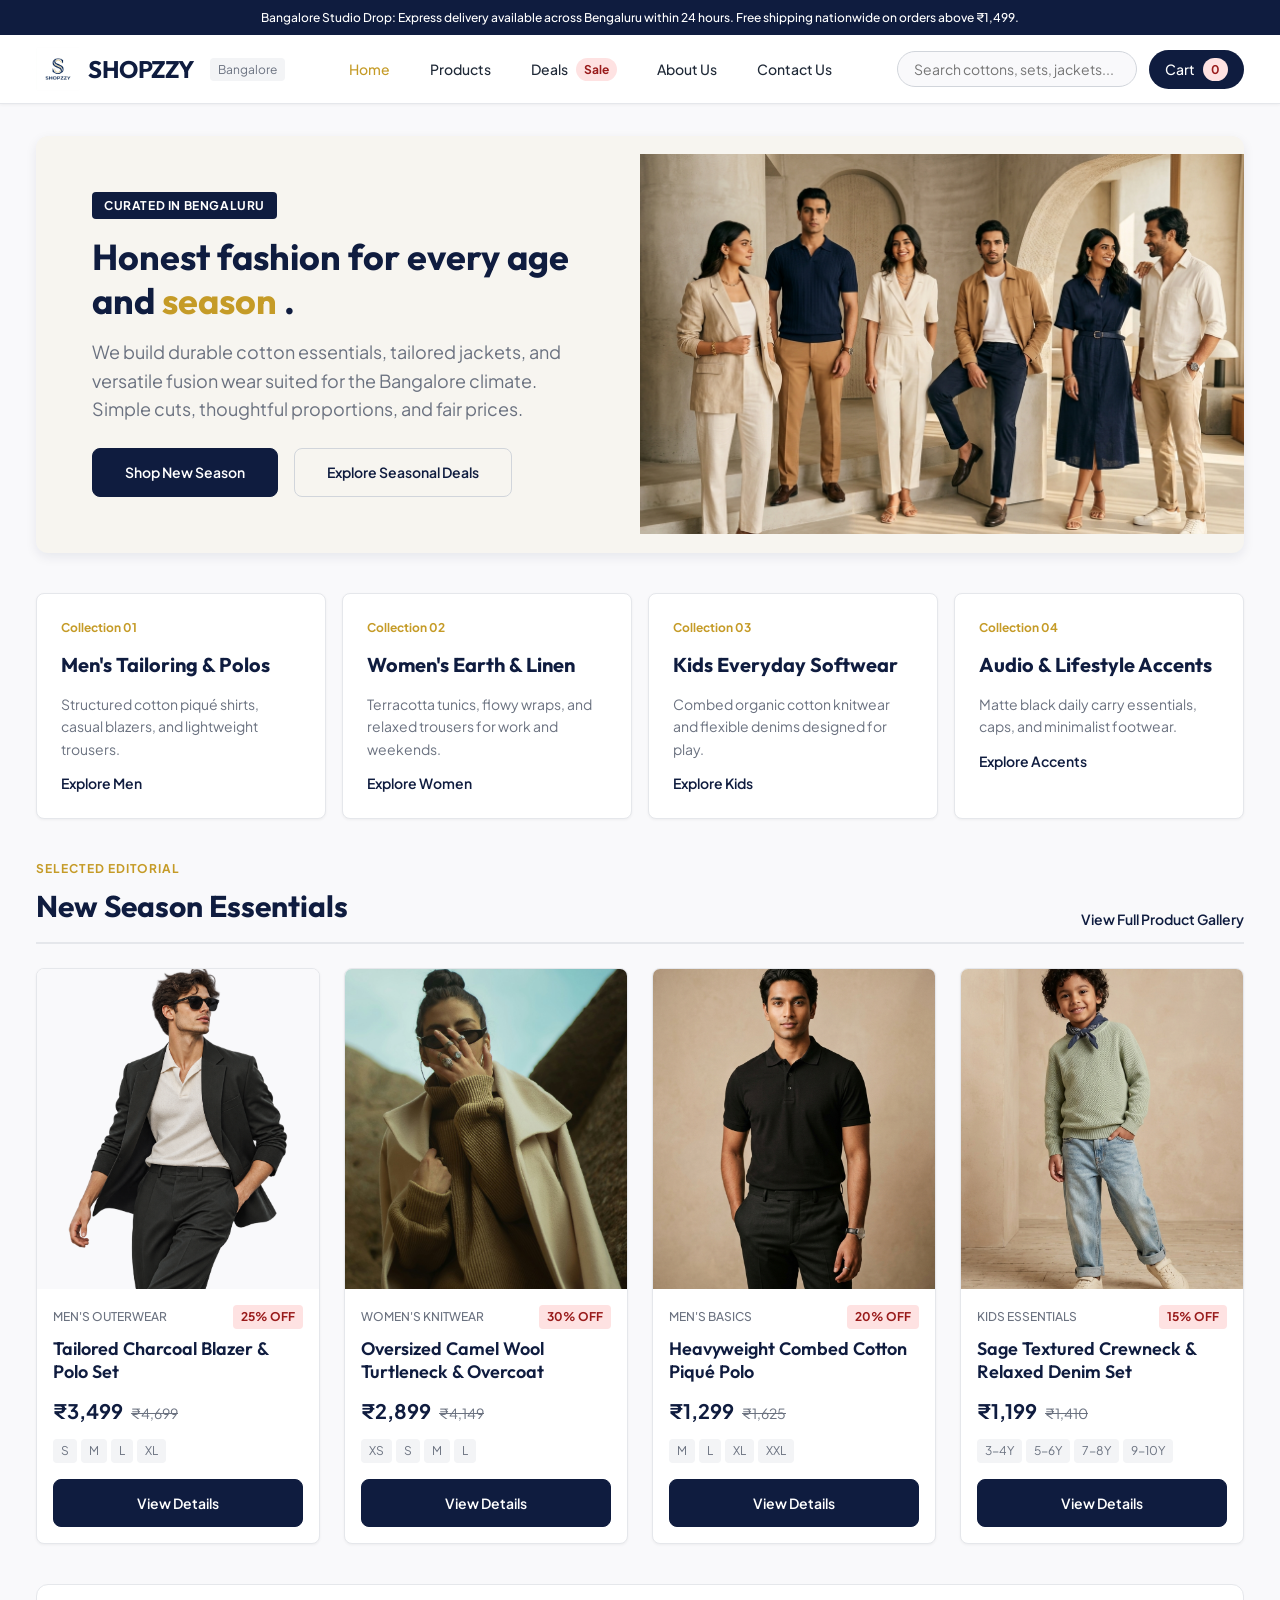
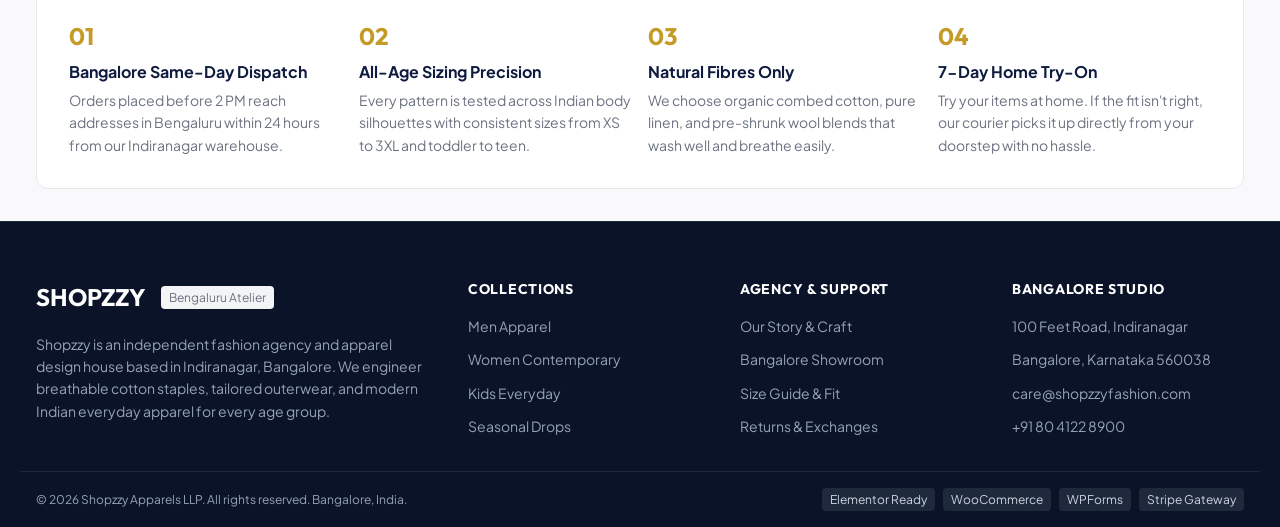
<file: index.html>
<!DOCTYPE html>
<html lang="en">
<head>
  <meta charset="UTF-8" />
  <meta name="viewport" content="width=device-width, initial-scale=1.0" />
  <title>Shopzzy | Modern Fashion Apparels for All Ages | Bangalore</title>
  <meta name="description" content="Shopzzy is a Bangalore-based fashion agency crafting honest everyday apparel for men, women, and kids. Explore seasonal drops, tailored staples, and breathable cottons." />
  <link rel="stylesheet" href="css/style.css" />
</head>
<body>

  <!-- Reusable Standalone Header -->
  <header class="site-header">
    <div class="announcement-bar">
      <span>Bangalore Studio Drop: Express delivery available across Bengaluru within 24 hours. Free shipping nationwide on orders above ₹1,499.</span>
    </div>
    <div class="header-container">
      <a href="index.html" class="brand-link">
        <img src="assets/images/shopzzy_logo.jpg" alt="Shopzzy Brand Monogram" class="brand-logo" />
        <span class="brand-title">SHOPZZY</span>
        <span class="brand-city-badge">Bangalore</span>
      </a>

      <button class="mobile-nav-toggle" aria-label="Toggle navigation menu">
        <span>Menu</span>
      </button>

      <nav class="site-nav">
        <a href="index.html" class="nav-link nav-active">Home</a>
        <a href="products.html" class="nav-link">Products</a>
        <a href="deals.html" class="nav-link">
          <span>Deals</span>
          <span class="nav-badge">Sale</span>
        </a>
        <a href="about.html" class="nav-link">About Us</a>
        <a href="contact.html" class="nav-link">Contact Us</a>
      </nav>

      <div class="header-actions">
        <div class="search-bar-wrapper">
          <input type="text" class="search-input" placeholder="Search cottons, sets, jackets..." aria-label="Search catalog" />
        </div>
        <a href="products.html" class="action-pill">
          <span>Cart</span>
          <span class="nav-badge">0</span>
        </a>
      </div>
    </div>
  </header>

  <!-- Page Content: Starts below navigation, ends above footer -->
  <main class="site-main">
    <div class="page-container">

      <!-- Hero Section -->
      <section class="hero-editorial">
        <div class="hero-content">
          <span class="hero-tag">Curated in Bengaluru</span>
          <h1 class="hero-title">
            <span>Honest fashion for every age and </span>
            <span class="hero-accent-word">season</span>
            <span>.</span>
          </h1>
          <p class="hero-description">
            We build durable cotton essentials, tailored jackets, and versatile fusion wear suited for the Bangalore climate. Simple cuts, thoughtful proportions, and fair prices.
          </p>
          <div class="hero-actions">
            <a href="products.html" class="button-primary">Shop New Season</a>
            <a href="deals.html" class="button-secondary">Explore Seasonal Deals</a>
          </div>
        </div>
        <div class="hero-image-wrapper">
          <img src="assets/images/fashion_hero_banner.jpg" alt="Shopzzy Autumn and Monsoon Apparel Line" class="hero-image" />
        </div>
      </section>

      <!-- Category Quick Select -->
      <section class="category-strip">
        <div class="card-category">
          <span class="card-category-tag">Collection 01</span>
          <h2 class="card-category-title">Men's Tailoring & Polos</h2>
          <p class="card-category-desc">Structured cotton piqué shirts, casual blazers, and lightweight trousers.</p>
          <a href="products.html" class="section-link">Explore Men</a>
        </div>
        <div class="card-category">
          <span class="card-category-tag">Collection 02</span>
          <h2 class="card-category-title">Women's Earth & Linen</h2>
          <p class="card-category-desc">Terracotta tunics, flowy wraps, and relaxed trousers for work and weekends.</p>
          <a href="products.html" class="section-link">Explore Women</a>
        </div>
        <div class="card-category">
          <span class="card-category-tag">Collection 03</span>
          <h2 class="card-category-title">Kids Everyday Softwear</h2>
          <p class="card-category-desc">Combed organic cotton knitwear and flexible denims designed for play.</p>
          <a href="products.html" class="section-link">Explore Kids</a>
        </div>
        <div class="card-category">
          <span class="card-category-tag">Collection 04</span>
          <h2 class="card-category-title">Audio & Lifestyle Accents</h2>
          <p class="card-category-desc">Matte black daily carry essentials, caps, and minimalist footwear.</p>
          <a href="products.html" class="section-link">Explore Accents</a>
        </div>
      </section>

      <!-- Featured Apparel Drops -->
      <section>
        <div class="section-header">
          <div class="section-title-group">
            <span class="section-label">Selected Editorial</span>
            <h2 class="section-title">New Season Essentials</h2>
          </div>
          <a href="products.html" class="section-link">View Full Product Gallery</a>
        </div>

        <div class="product-grid-flex" style="margin-top: var(--spacing-lg);">
          <!-- Card 1: User's media_1788664087262.png -->
          <article class="card-product">
            <div class="card-product-media">
              <img src="assets/images/media_1788664087262.png" alt="Tailored Charcoal Blazer and Cream Knit" class="card-product-image" />
            </div>
            <div class="card-product-body">
              <div class="card-product-meta">
                <span class="product-category-name">Men's Outerwear</span>
                <span class="badge-discount">25% OFF</span>
              </div>
              <h3 class="product-name">Tailored Charcoal Blazer & Polo Set</h3>
              <div class="product-pricing">
                <span class="price-current">₹3,499</span>
                <span class="price-original">₹4,699</span>
              </div>
              <div class="product-sizes">
                <span class="size-pill">S</span>
                <span class="size-pill">M</span>
                <span class="size-pill">L</span>
                <span class="size-pill">XL</span>
              </div>
            </div>
            <div class="card-product-actions">
              <a href="products.html" class="button-primary" style="width: 100%;">View Details</a>
            </div>
          </article>

          <!-- Card 2: User's media_1788664101501.jpg -->
          <article class="card-product">
            <div class="card-product-media">
              <img src="assets/images/media_1788664101501.jpg" alt="Neutral Camel Oversized Wool Turtleneck" class="card-product-image" />
            </div>
            <div class="card-product-body">
              <div class="card-product-meta">
                <span class="product-category-name">Women's Knitwear</span>
                <span class="badge-discount">30% OFF</span>
              </div>
              <h3 class="product-name">Oversized Camel Wool Turtleneck & Overcoat</h3>
              <div class="product-pricing">
                <span class="price-current">₹2,899</span>
                <span class="price-original">₹4,149</span>
              </div>
              <div class="product-sizes">
                <span class="size-pill">XS</span>
                <span class="size-pill">S</span>
                <span class="size-pill">M</span>
                <span class="size-pill">L</span>
              </div>
            </div>
            <div class="card-product-actions">
              <a href="products.html" class="button-primary" style="width: 100%;">View Details</a>
            </div>
          </article>

          <!-- Card 3: Generated Studio Polo (matching media_1788664087195.jpg) -->
          <article class="card-product">
            <div class="card-product-media">
              <img src="assets/images/polo_male_model.jpg" alt="Bengaluru Classic Black Piqué Polo" class="card-product-image" />
            </div>
            <div class="card-product-body">
              <div class="card-product-meta">
                <span class="product-category-name">Men's Basics</span>
                <span class="badge-discount">20% OFF</span>
              </div>
              <h3 class="product-name">Heavyweight Combed Cotton Piqué Polo</h3>
              <div class="product-pricing">
                <span class="price-current">₹1,299</span>
                <span class="price-original">₹1,625</span>
              </div>
              <div class="product-sizes">
                <span class="size-pill">M</span>
                <span class="size-pill">L</span>
                <span class="size-pill">XL</span>
                <span class="size-pill">XXL</span>
              </div>
            </div>
            <div class="card-product-actions">
              <a href="products.html" class="button-primary" style="width: 100%;">View Details</a>
            </div>
          </article>

          <!-- Card 4: Generated Kids Knitwear Model -->
          <article class="card-product">
            <div class="card-product-media">
              <img src="assets/images/kids_apparel_model.jpg" alt="Sage Ribbed Sweater and Soft Jeans" class="card-product-image" />
            </div>
            <div class="card-product-body">
              <div class="card-product-meta">
                <span class="product-category-name">Kids Essentials</span>
                <span class="badge-discount">15% OFF</span>
              </div>
              <h3 class="product-name">Sage Textured Crewneck & Relaxed Denim Set</h3>
              <div class="product-pricing">
                <span class="price-current">₹1,199</span>
                <span class="price-original">₹1,410</span>
              </div>
              <div class="product-sizes">
                <span class="size-pill">3-4Y</span>
                <span class="size-pill">5-6Y</span>
                <span class="size-pill">7-8Y</span>
                <span class="size-pill">9-10Y</span>
              </div>
            </div>
            <div class="card-product-actions">
              <a href="products.html" class="button-primary" style="width: 100%;">View Details</a>
            </div>
          </article>
        </div>
      </section>

      <!-- Bengaluru Agency Service Perks -->
      <section class="perks-strip">
        <div class="perk-item">
          <span class="perk-marker">01</span>
          <h3 class="perk-title">Bangalore Same-Day Dispatch</h3>
          <p class="perk-desc">Orders placed before 2 PM reach addresses in Bengaluru within 24 hours from our Indiranagar warehouse.</p>
        </div>
        <div class="perk-item">
          <span class="perk-marker">02</span>
          <h3 class="perk-title">All-Age Sizing Precision</h3>
          <p class="perk-desc">Every pattern is tested across Indian body silhouettes with consistent sizes from XS to 3XL and toddler to teen.</p>
        </div>
        <div class="perk-item">
          <span class="perk-marker">03</span>
          <h3 class="perk-title">Natural Fibres Only</h3>
          <p class="perk-desc">We choose organic combed cotton, pure linen, and pre-shrunk wool blends that wash well and breathe easily.</p>
        </div>
        <div class="perk-item">
          <span class="perk-marker">04</span>
          <h3 class="perk-title">7-Day Home Try-On</h3>
          <p class="perk-desc">Try your items at home. If the fit isn't right, our courier picks it up directly from your doorstep with no hassle.</p>
        </div>
      </section>

    </div>
  </main>

  <!-- Reusable Standalone Footer -->
  <footer class="site-footer">
    <div class="footer-main-container">
      <div class="footer-col-brand">
        <div class="footer-brand-header">
          <span class="footer-brand-title">SHOPZZY</span>
          <span class="brand-city-badge">Bengaluru Atelier</span>
        </div>
        <p class="footer-tagline">
          Shopzzy is an independent fashion agency and apparel design house based in Indiranagar, Bangalore. We engineer breathable cotton staples, tailored outerwear, and modern Indian everyday apparel for every age group.
        </p>
      </div>

      <div class="footer-col-links">
        <h3 class="footer-col-title">Collections</h3>
        <ul class="footer-link-list">
          <li><a href="products.html" class="footer-link">Men Apparel</a></li>
          <li><a href="products.html" class="footer-link">Women Contemporary</a></li>
          <li><a href="products.html" class="footer-link">Kids Everyday</a></li>
          <li><a href="deals.html" class="footer-link">Seasonal Drops</a></li>
        </ul>
      </div>

      <div class="footer-col-links">
        <h3 class="footer-col-title">Agency & Support</h3>
        <ul class="footer-link-list">
          <li><a href="about.html" class="footer-link">Our Story & Craft</a></li>
          <li><a href="contact.html" class="footer-link">Bangalore Showroom</a></li>
          <li><a href="contact.html" class="footer-link">Size Guide & Fit</a></li>
          <li><a href="contact.html" class="footer-link">Returns & Exchanges</a></li>
        </ul>
      </div>

      <div class="footer-col-links">
        <h3 class="footer-col-title">Bangalore Studio</h3>
        <ul class="footer-link-list">
          <li><span class="footer-link">100 Feet Road, Indiranagar</span></li>
          <li><span class="footer-link">Bangalore, Karnataka 560038</span></li>
          <li><span class="footer-link">care@shopzzyfashion.com</span></li>
          <li><span class="footer-link">+91 80 4122 8900</span></li>
        </ul>
      </div>
    </div>

    <div class="footer-bottom-bar">
      <span>© 2026 Shopzzy Apparels LLP. All rights reserved. Bangalore, India.</span>
      <div class="footer-badges">
        <span class="footer-tech-badge">Elementor Ready</span>
        <span class="footer-tech-badge">WooCommerce</span>
        <span class="footer-tech-badge">WPForms</span>
        <span class="footer-tech-badge">Stripe Gateway</span>
      </div>
    </div>
  </footer>

  <script src="js/main.js"></script>
</body>
</html>
</file>
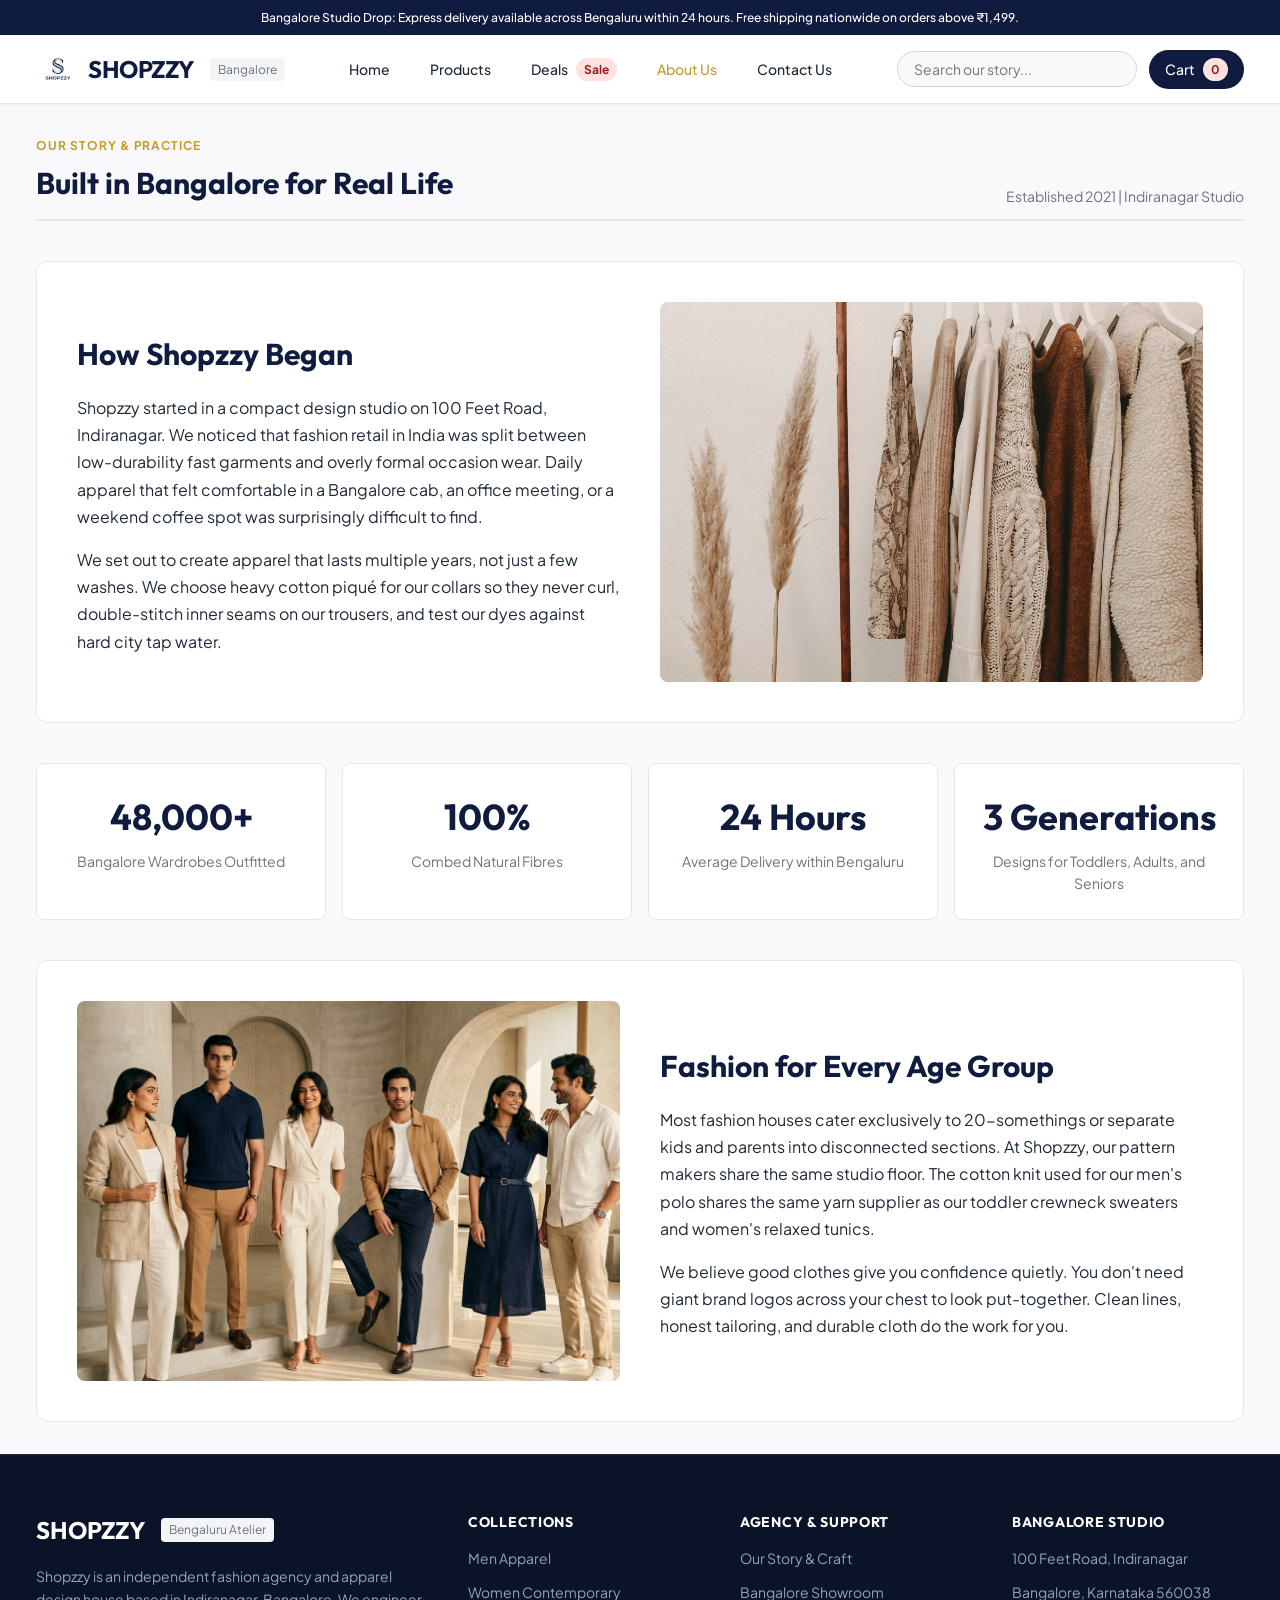
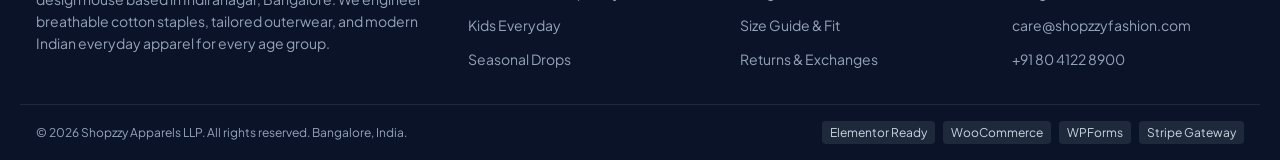
<file: about.html>
<!DOCTYPE html>
<html lang="en">
<head>
  <meta charset="UTF-8" />
  <meta name="viewport" content="width=device-width, initial-scale=1.0" />
  <title>About Us | Shopzzy Fashion Agency Bangalore</title>
  <meta name="description" content="Learn about Shopzzy, our Bangalore atelier in Indiranagar, our fabric choices, and our approach to durable everyday apparel for all ages." />
  <link rel="stylesheet" href="css/style.css" />
</head>
<body>

  <!-- Reusable Standalone Header -->
  <header class="site-header">
    <div class="announcement-bar">
      <span>Bangalore Studio Drop: Express delivery available across Bengaluru within 24 hours. Free shipping nationwide on orders above ₹1,499.</span>
    </div>
    <div class="header-container">
      <a href="index.html" class="brand-link">
        <img src="assets/images/shopzzy_logo.jpg" alt="Shopzzy Brand Monogram" class="brand-logo" />
        <span class="brand-title">SHOPZZY</span>
        <span class="brand-city-badge">Bangalore</span>
      </a>

      <button class="mobile-nav-toggle" aria-label="Toggle navigation menu">
        <span>Menu</span>
      </button>

      <nav class="site-nav">
        <a href="index.html" class="nav-link">Home</a>
        <a href="products.html" class="nav-link">Products</a>
        <a href="deals.html" class="nav-link">
          <span>Deals</span>
          <span class="nav-badge">Sale</span>
        </a>
        <a href="about.html" class="nav-link nav-active">About Us</a>
        <a href="contact.html" class="nav-link">Contact Us</a>
      </nav>

      <div class="header-actions">
        <div class="search-bar-wrapper">
          <input type="text" class="search-input" placeholder="Search our story..." aria-label="Search catalog" />
        </div>
        <a href="products.html" class="action-pill">
          <span>Cart</span>
          <span class="nav-badge">0</span>
        </a>
      </div>
    </div>
  </header>

  <!-- Page Content: Starts below navigation, ends above footer -->
  <main class="site-main">
    <div class="page-container">

      <!-- Section Title -->
      <div class="section-header">
        <div class="section-title-group">
          <span class="section-label">Our Story & Practice</span>
          <h1 class="section-title">Built in Bangalore for Real Life</h1>
        </div>
        <span class="filter-summary">Established 2021 | Indiranagar Studio</span>
      </div>

      <!-- Story Block 1: The Agency & Rack Photo (media_1788664111231.jpg) -->
      <section class="story-block">
        <div class="story-content">
          <h2 class="story-title">How Shopzzy Began</h2>
          <p class="story-text">
            Shopzzy started in a compact design studio on 100 Feet Road, Indiranagar. We noticed that fashion retail in India was split between low-durability fast garments and overly formal occasion wear. Daily apparel that felt comfortable in a Bangalore cab, an office meeting, or a weekend coffee spot was surprisingly difficult to find.
          </p>
          <p class="story-text">
            We set out to create apparel that lasts multiple years, not just a few washes. We choose heavy cotton piqué for our collars so they never curl, double-stitch inner seams on our trousers, and test our dyes against hard city tap water.
          </p>
        </div>
        <div class="story-image-wrap">
          <img src="assets/images/media_1788664111231.jpg" alt="Shopzzy Wardrobe Rail with Knitwear and Linen Apparel" class="story-image" />
        </div>
      </section>

      <!-- Stats Bar -->
      <section class="stats-bar">
        <div class="stat-card">
          <span class="stat-number">48,000+</span>
          <span class="stat-label">Bangalore Wardrobes Outfitted</span>
        </div>
        <div class="stat-card">
          <span class="stat-number">100%</span>
          <span class="stat-label">Combed Natural Fibres</span>
        </div>
        <div class="stat-card">
          <span class="stat-number">24 Hours</span>
          <span class="stat-label">Average Delivery within Bengaluru</span>
        </div>
        <div class="stat-card">
          <span class="stat-number">3 Generations</span>
          <span class="stat-label">Designs for Toddlers, Adults, and Seniors</span>
        </div>
      </section>

      <!-- Story Block 2: Design Philosophy -->
      <section class="story-block" style="flex-direction: row-reverse;">
        <div class="story-content">
          <h2 class="story-title">Fashion for Every Age Group</h2>
          <p class="story-text">
            Most fashion houses cater exclusively to 20-somethings or separate kids and parents into disconnected sections. At Shopzzy, our pattern makers share the same studio floor. The cotton knit used for our men's polo shares the same yarn supplier as our toddler crewneck sweaters and women's relaxed tunics.
          </p>
          <p class="story-text">
            We believe good clothes give you confidence quietly. You don't need giant brand logos across your chest to look put-together. Clean lines, honest tailoring, and durable cloth do the work for you.
          </p>
        </div>
        <div class="story-image-wrap">
          <img src="assets/images/fashion_hero_banner.jpg" alt="Shopzzy Design Studio Collective" class="story-image" />
        </div>
      </section>

    </div>
  </main>

  <!-- Reusable Standalone Footer -->
  <footer class="site-footer">
    <div class="footer-main-container">
      <div class="footer-col-brand">
        <div class="footer-brand-header">
          <span class="footer-brand-title">SHOPZZY</span>
          <span class="brand-city-badge">Bengaluru Atelier</span>
        </div>
        <p class="footer-tagline">
          Shopzzy is an independent fashion agency and apparel design house based in Indiranagar, Bangalore. We engineer breathable cotton staples, tailored outerwear, and modern Indian everyday apparel for every age group.
        </p>
      </div>

      <div class="footer-col-links">
        <h3 class="footer-col-title">Collections</h3>
        <ul class="footer-link-list">
          <li><a href="products.html" class="footer-link">Men Apparel</a></li>
          <li><a href="products.html" class="footer-link">Women Contemporary</a></li>
          <li><a href="products.html" class="footer-link">Kids Everyday</a></li>
          <li><a href="deals.html" class="footer-link">Seasonal Drops</a></li>
        </ul>
      </div>

      <div class="footer-col-links">
        <h3 class="footer-col-title">Agency & Support</h3>
        <ul class="footer-link-list">
          <li><a href="about.html" class="footer-link">Our Story & Craft</a></li>
          <li><a href="contact.html" class="footer-link">Bangalore Showroom</a></li>
          <li><a href="contact.html" class="footer-link">Size Guide & Fit</a></li>
          <li><a href="contact.html" class="footer-link">Returns & Exchanges</a></li>
        </ul>
      </div>

      <div class="footer-col-links">
        <h3 class="footer-col-title">Bangalore Studio</h3>
        <ul class="footer-link-list">
          <li><span class="footer-link">100 Feet Road, Indiranagar</span></li>
          <li><span class="footer-link">Bangalore, Karnataka 560038</span></li>
          <li><span class="footer-link">care@shopzzyfashion.com</span></li>
          <li><span class="footer-link">+91 80 4122 8900</span></li>
        </ul>
      </div>
    </div>

    <div class="footer-bottom-bar">
      <span>© 2026 Shopzzy Apparels LLP. All rights reserved. Bangalore, India.</span>
      <div class="footer-badges">
        <span class="footer-tech-badge">Elementor Ready</span>
        <span class="footer-tech-badge">WooCommerce</span>
        <span class="footer-tech-badge">WPForms</span>
        <span class="footer-tech-badge">Stripe Gateway</span>
      </div>
    </div>
  </footer>

  <script src="js/main.js"></script>
</body>
</html>
</file>
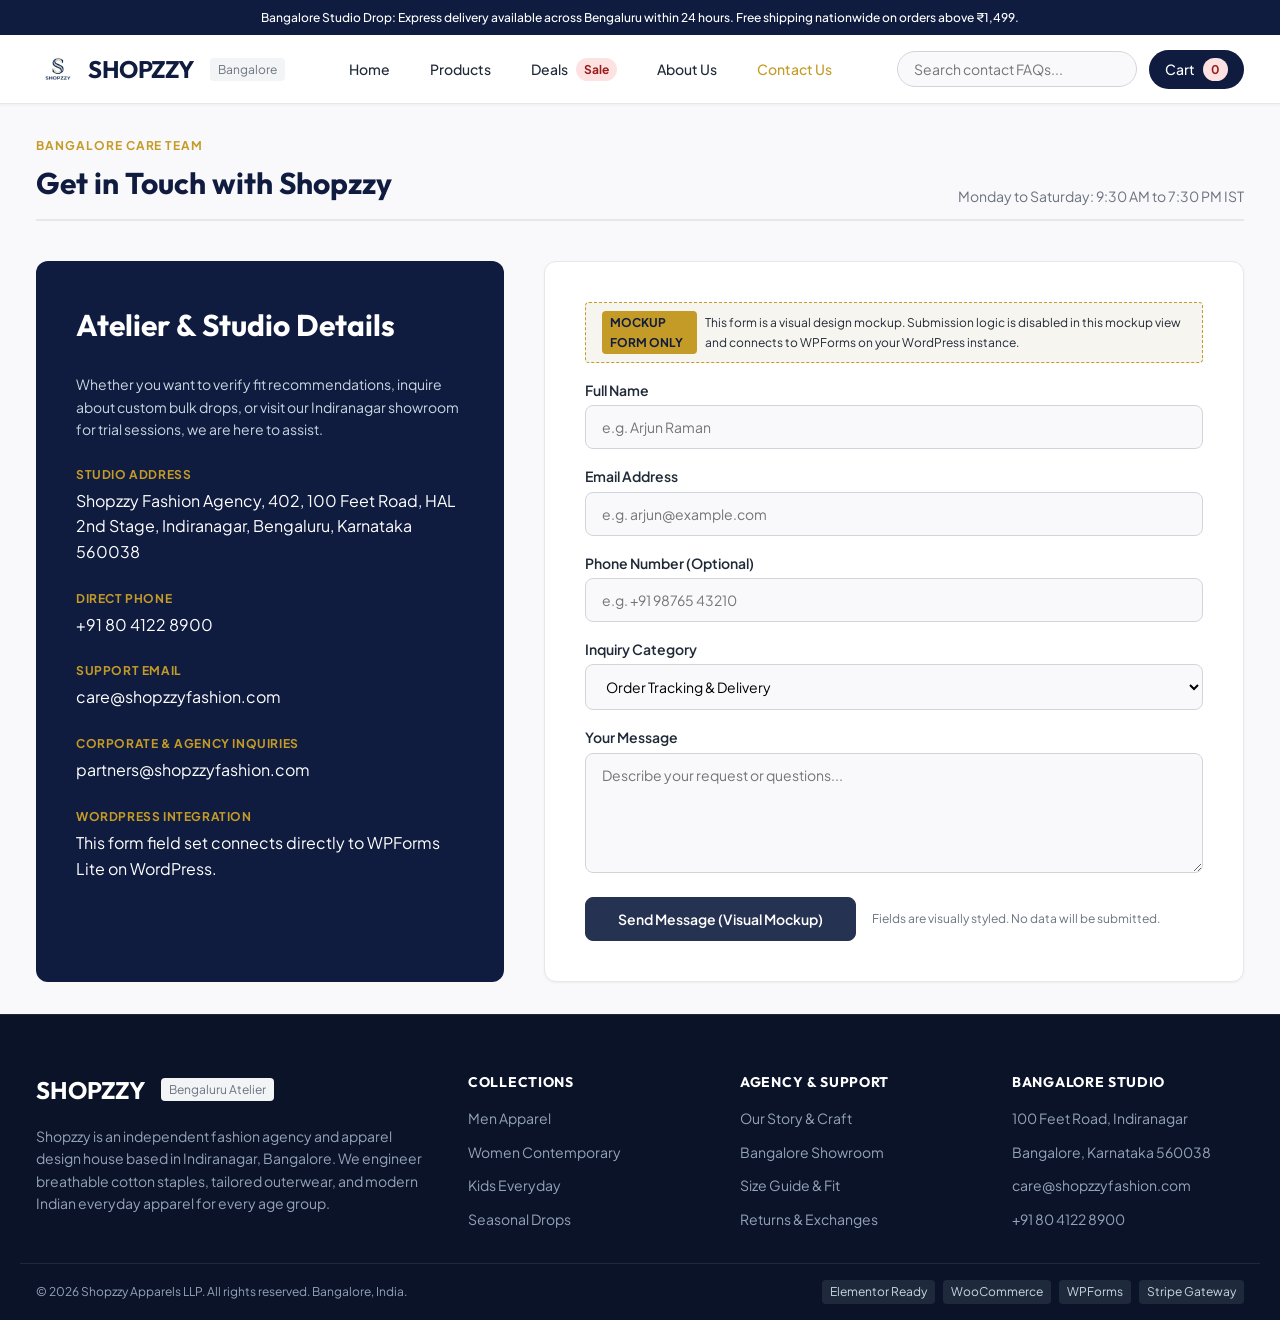
<file: contact.html>
<!DOCTYPE html>
<html lang="en">
<head>
  <meta charset="UTF-8" />
  <meta name="viewport" content="width=device-width, initial-scale=1.0" />
  <title>Contact Us & Bangalore Showroom | Shopzzy</title>
  <meta name="description" content="Reach our customer care team or visit the Shopzzy design studio on 100 Feet Road, Indiranagar, Bangalore." />
  <link rel="stylesheet" href="css/style.css" />
</head>
<body>

  <!-- Reusable Standalone Header -->
  <header class="site-header">
    <div class="announcement-bar">
      <span>Bangalore Studio Drop: Express delivery available across Bengaluru within 24 hours. Free shipping nationwide on orders above ₹1,499.</span>
    </div>
    <div class="header-container">
      <a href="index.html" class="brand-link">
        <img src="assets/images/shopzzy_logo.jpg" alt="Shopzzy Brand Monogram" class="brand-logo" />
        <span class="brand-title">SHOPZZY</span>
        <span class="brand-city-badge">Bangalore</span>
      </a>

      <button class="mobile-nav-toggle" aria-label="Toggle navigation menu">
        <span>Menu</span>
      </button>

      <nav class="site-nav">
        <a href="index.html" class="nav-link">Home</a>
        <a href="products.html" class="nav-link">Products</a>
        <a href="deals.html" class="nav-link">
          <span>Deals</span>
          <span class="nav-badge">Sale</span>
        </a>
        <a href="about.html" class="nav-link">About Us</a>
        <a href="contact.html" class="nav-link nav-active">Contact Us</a>
      </nav>

      <div class="header-actions">
        <div class="search-bar-wrapper">
          <input type="text" class="search-input" placeholder="Search contact FAQs..." aria-label="Search catalog" />
        </div>
        <a href="products.html" class="action-pill">
          <span>Cart</span>
          <span class="nav-badge">0</span>
        </a>
      </div>
    </div>
  </header>

  <!-- Page Content: Starts below navigation, ends above footer -->
  <main class="site-main">
    <div class="page-container">

      <!-- Section Title -->
      <div class="section-header">
        <div class="section-title-group">
          <span class="section-label">Bangalore Care Team</span>
          <h1 class="section-title">Get in Touch with Shopzzy</h1>
        </div>
        <span class="filter-summary">Monday to Saturday: 9:30 AM to 7:30 PM IST</span>
      </div>

      <!-- Contact Layout -->
      <div class="contact-layout">

        <!-- Info Panel -->
        <div class="contact-info-panel">
          <h2 class="contact-info-title">Atelier & Studio Details</h2>
          <p style="font-size: var(--font-size-sm); color: #cbd5e1;">
            Whether you want to verify fit recommendations, inquire about custom bulk drops, or visit our Indiranagar showroom for trial sessions, we are here to assist.
          </p>

          <div class="contact-detail-row">
            <span class="contact-detail-label">Studio Address</span>
            <span class="contact-detail-value">Shopzzy Fashion Agency, 402, 100 Feet Road, HAL 2nd Stage, Indiranagar, Bengaluru, Karnataka 560038</span>
          </div>

          <div class="contact-detail-row">
            <span class="contact-detail-label">Direct Phone</span>
            <span class="contact-detail-value">+91 80 4122 8900</span>
          </div>

          <div class="contact-detail-row">
            <span class="contact-detail-label">Support Email</span>
            <span class="contact-detail-value">care@shopzzyfashion.com</span>
          </div>

          <div class="contact-detail-row">
            <span class="contact-detail-label">Corporate & Agency Inquiries</span>
            <span class="contact-detail-value">partners@shopzzyfashion.com</span>
          </div>

          <div class="contact-detail-row">
            <span class="contact-detail-label">WordPress Integration</span>
            <span class="contact-detail-value">This form field set connects directly to WPForms Lite on WordPress.</span>
          </div>
        </div>

        <!-- Form Card (Visual Mockup as required by build rules) -->
        <div class="contact-form-card">

          <!-- Clearly Labeled Mockup Notice -->
          <div class="mockup-badge-bar">
            <span class="mockup-badge-tag">MOCKUP FORM ONLY</span>
            <span class="mockup-badge-text">This form is a visual design mockup. Submission logic is disabled in this mockup view and connects to WPForms on your WordPress instance.</span>
          </div>

          <form action="#" method="get" onsubmit="return false;" style="display: flex; flex-direction: column; gap: var(--spacing-md);">

            <div class="form-group-flex">
              <label for="contact-name" class="form-label">Full Name</label>
              <input type="text" id="contact-name" class="form-input" placeholder="e.g. Arjun Raman" />
            </div>

            <div class="form-group-flex">
              <label for="contact-email" class="form-label">Email Address</label>
              <input type="email" id="contact-email" class="form-input" placeholder="e.g. arjun@example.com" />
            </div>

            <div class="form-group-flex">
              <label for="contact-phone" class="form-label">Phone Number (Optional)</label>
              <input type="tel" id="contact-phone" class="form-input" placeholder="e.g. +91 98765 43210" />
            </div>

            <div class="form-group-flex">
              <label for="contact-topic" class="form-label">Inquiry Category</label>
              <select id="contact-topic" class="form-input">
                <option value="order">Order Tracking & Delivery</option>
                <option value="sizing">Size Recommendation for Bangalore Studio Drop</option>
                <option value="exchange">7-Day Home Try-On Return or Exchange</option>
                <option value="agency">B2B Fashion Agency Collaboration</option>
                <option value="other">General Question</option>
              </select>
            </div>

            <div class="form-group-flex">
              <label for="contact-message" class="form-label">Your Message</label>
              <textarea id="contact-message" class="form-textarea" placeholder="Describe your request or questions..."></textarea>
            </div>

            <div style="display: flex; flex-direction: row; gap: var(--spacing-md); align-items: center; margin-top: var(--spacing-xs);">
              <button type="button" class="button-primary" style="cursor: not-allowed; opacity: 0.9;">
                <span>Send Message (Visual Mockup)</span>
              </button>
              <span style="font-size: var(--font-size-xs); color: var(--color-text-muted);">
                Fields are visually styled. No data will be submitted.
              </span>
            </div>

          </form>

        </div>

      </div>

    </div>
  </main>

  <!-- Reusable Standalone Footer -->
  <footer class="site-footer">
    <div class="footer-main-container">
      <div class="footer-col-brand">
        <div class="footer-brand-header">
          <span class="footer-brand-title">SHOPZZY</span>
          <span class="brand-city-badge">Bengaluru Atelier</span>
        </div>
        <p class="footer-tagline">
          Shopzzy is an independent fashion agency and apparel design house based in Indiranagar, Bangalore. We engineer breathable cotton staples, tailored outerwear, and modern Indian everyday apparel for every age group.
        </p>
      </div>

      <div class="footer-col-links">
        <h3 class="footer-col-title">Collections</h3>
        <ul class="footer-link-list">
          <li><a href="products.html" class="footer-link">Men Apparel</a></li>
          <li><a href="products.html" class="footer-link">Women Contemporary</a></li>
          <li><a href="products.html" class="footer-link">Kids Everyday</a></li>
          <li><a href="deals.html" class="footer-link">Seasonal Drops</a></li>
        </ul>
      </div>

      <div class="footer-col-links">
        <h3 class="footer-col-title">Agency & Support</h3>
        <ul class="footer-link-list">
          <li><a href="about.html" class="footer-link">Our Story & Craft</a></li>
          <li><a href="contact.html" class="footer-link">Bangalore Showroom</a></li>
          <li><a href="contact.html" class="footer-link">Size Guide & Fit</a></li>
          <li><a href="contact.html" class="footer-link">Returns & Exchanges</a></li>
        </ul>
      </div>

      <div class="footer-col-links">
        <h3 class="footer-col-title">Bangalore Studio</h3>
        <ul class="footer-link-list">
          <li><span class="footer-link">100 Feet Road, Indiranagar</span></li>
          <li><span class="footer-link">Bangalore, Karnataka 560038</span></li>
          <li><span class="footer-link">care@shopzzyfashion.com</span></li>
          <li><span class="footer-link">+91 80 4122 8900</span></li>
        </ul>
      </div>
    </div>

    <div class="footer-bottom-bar">
      <span>© 2026 Shopzzy Apparels LLP. All rights reserved. Bangalore, India.</span>
      <div class="footer-badges">
        <span class="footer-tech-badge">Elementor Ready</span>
        <span class="footer-tech-badge">WooCommerce</span>
        <span class="footer-tech-badge">WPForms</span>
        <span class="footer-tech-badge">Stripe Gateway</span>
      </div>
    </div>
  </footer>

  <script src="js/main.js"></script>
</body>
</html>
</file>
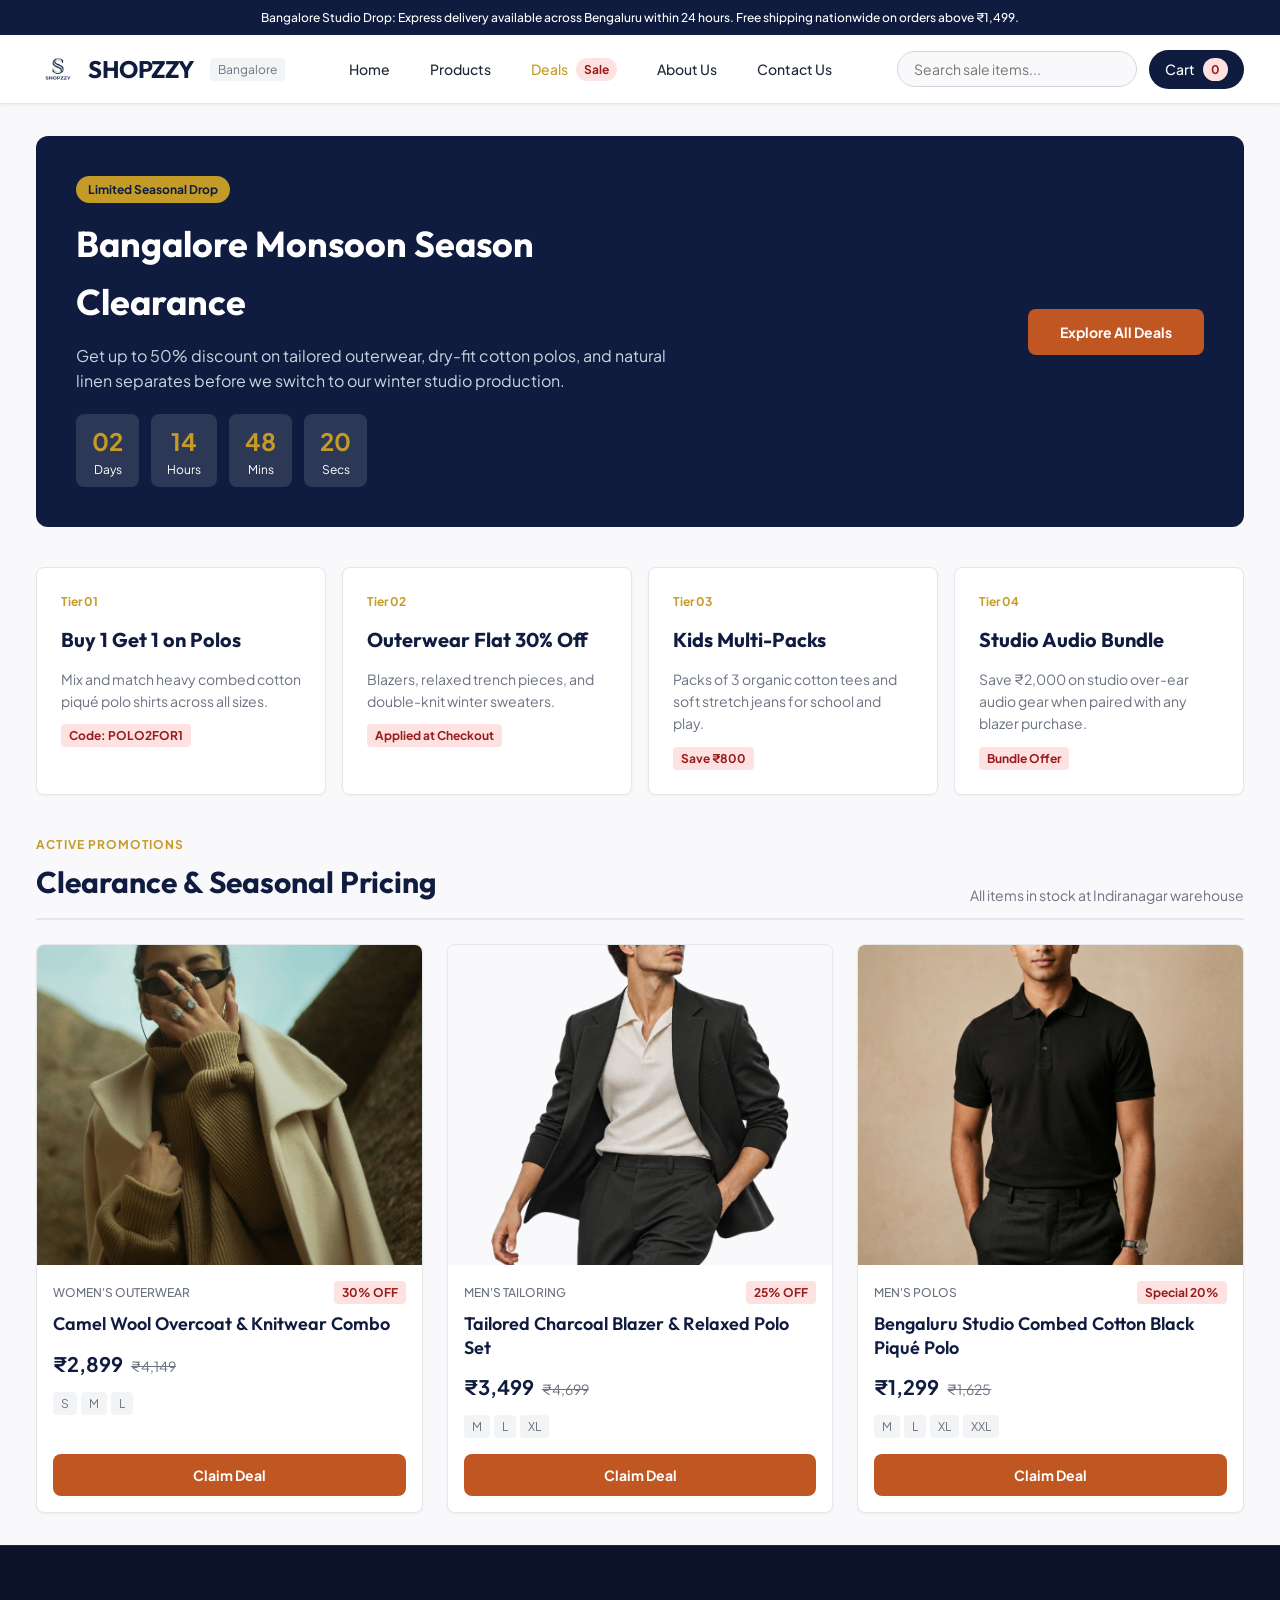
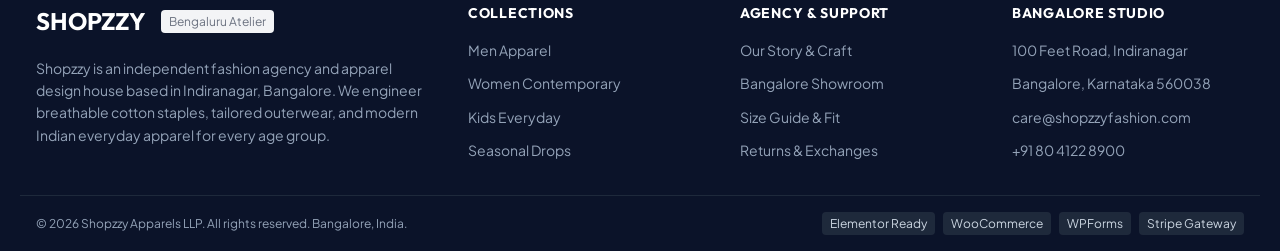
<file: deals.html>
<!DOCTYPE html>
<html lang="en">
<head>
  <meta charset="UTF-8" />
  <meta name="viewport" content="width=device-width, initial-scale=1.0" />
  <title>Seasonal Deals & Festival Discounts | Shopzzy Bangalore</title>
  <meta name="description" content="Shop limited seasonal discounts, festival drops, and clearance offers on Shopzzy fashion apparels across all age groups in Bangalore." />
  <link rel="stylesheet" href="css/style.css" />
</head>
<body>

  <!-- Reusable Standalone Header -->
  <header class="site-header">
    <div class="announcement-bar">
      <span>Bangalore Studio Drop: Express delivery available across Bengaluru within 24 hours. Free shipping nationwide on orders above ₹1,499.</span>
    </div>
    <div class="header-container">
      <a href="index.html" class="brand-link">
        <img src="assets/images/shopzzy_logo.jpg" alt="Shopzzy Brand Monogram" class="brand-logo" />
        <span class="brand-title">SHOPZZY</span>
        <span class="brand-city-badge">Bangalore</span>
      </a>

      <button class="mobile-nav-toggle" aria-label="Toggle navigation menu">
        <span>Menu</span>
      </button>

      <nav class="site-nav">
        <a href="index.html" class="nav-link">Home</a>
        <a href="products.html" class="nav-link">Products</a>
        <a href="deals.html" class="nav-link nav-active">
          <span>Deals</span>
          <span class="nav-badge">Sale</span>
        </a>
        <a href="about.html" class="nav-link">About Us</a>
        <a href="contact.html" class="nav-link">Contact Us</a>
      </nav>

      <div class="header-actions">
        <div class="search-bar-wrapper">
          <input type="text" class="search-input" placeholder="Search sale items..." aria-label="Search catalog" />
        </div>
        <a href="products.html" class="action-pill">
          <span>Cart</span>
          <span class="nav-badge">0</span>
        </a>
      </div>
    </div>
  </header>

  <!-- Page Content: Starts below navigation, ends above footer -->
  <main class="site-main">
    <div class="page-container">

      <!-- Seasonal Flash Deal Banner -->
      <section class="deal-hero-card">
        <div class="deal-hero-text">
          <span class="deal-badge-pill">Limited Seasonal Drop</span>
          <h1 class="deal-hero-title">Bangalore Monsoon Season Clearance</h1>
          <p style="font-size: var(--font-size-base); color: #cbd5e1;">
            Get up to 50% discount on tailored outerwear, dry-fit cotton polos, and natural linen separates before we switch to our winter studio production.
          </p>
          <div class="deal-timer-strip">
            <div class="timer-box">
              <span class="timer-box-num">02</span>
              <span class="timer-box-label">Days</span>
            </div>
            <div class="timer-box">
              <span class="timer-box-num">14</span>
              <span class="timer-box-label">Hours</span>
            </div>
            <div class="timer-box">
              <span class="timer-box-num">48</span>
              <span class="timer-box-label">Mins</span>
            </div>
            <div class="timer-box">
              <span class="timer-box-num">20</span>
              <span class="timer-box-label">Secs</span>
            </div>
          </div>
        </div>
        <div>
          <a href="#sale-gallery" class="button-deal">Explore All Deals</a>
        </div>
      </section>

      <!-- Deals Category Highlights -->
      <section class="category-strip">
        <div class="card-category">
          <span class="card-category-tag">Tier 01</span>
          <h2 class="card-category-title">Buy 1 Get 1 on Polos</h2>
          <p class="card-category-desc">Mix and match heavy combed cotton piqué polo shirts across all sizes.</p>
          <span class="badge-discount" style="align-self: flex-start;">Code: POLO2FOR1</span>
        </div>
        <div class="card-category">
          <span class="card-category-tag">Tier 02</span>
          <h2 class="card-category-title">Outerwear Flat 30% Off</h2>
          <p class="card-category-desc">Blazers, relaxed trench pieces, and double-knit winter sweaters.</p>
          <span class="badge-discount" style="align-self: flex-start;">Applied at Checkout</span>
        </div>
        <div class="card-category">
          <span class="card-category-tag">Tier 03</span>
          <h2 class="card-category-title">Kids Multi-Packs</h2>
          <p class="card-category-desc">Packs of 3 organic cotton tees and soft stretch jeans for school and play.</p>
          <span class="badge-discount" style="align-self: flex-start;">Save ₹800</span>
        </div>
        <div class="card-category">
          <span class="card-category-tag">Tier 04</span>
          <h2 class="card-category-title">Studio Audio Bundle</h2>
          <p class="card-category-desc">Save ₹2,000 on studio over-ear audio gear when paired with any blazer purchase.</p>
          <span class="badge-discount" style="align-self: flex-start;">Bundle Offer</span>
        </div>
      </section>

      <!-- Active Deal Products -->
      <section id="sale-gallery">
        <div class="section-header">
          <div class="section-title-group">
            <span class="section-label">Active Promotions</span>
            <h2 class="section-title">Clearance & Seasonal Pricing</h2>
          </div>
          <span class="filter-summary">All items in stock at Indiranagar warehouse</span>
        </div>

        <div class="product-grid-flex" style="margin-top: var(--spacing-lg);">
          <!-- Deal Item 1 -->
          <article class="card-product">
            <div class="card-product-media">
              <img src="assets/images/media_1788664101501.jpg" alt="Camel Wool Overcoat Deal" class="card-product-image" />
            </div>
            <div class="card-product-body">
              <div class="card-product-meta">
                <span class="product-category-name">Women's Outerwear</span>
                <span class="badge-discount">30% OFF</span>
              </div>
              <h3 class="product-name">Camel Wool Overcoat & Knitwear Combo</h3>
              <div class="product-pricing">
                <span class="price-current">₹2,899</span>
                <span class="price-original">₹4,149</span>
              </div>
              <div class="product-sizes">
                <span class="size-pill">S</span>
                <span class="size-pill">M</span>
                <span class="size-pill">L</span>
              </div>
            </div>
            <div class="card-product-actions">
              <button class="button-deal" style="width: 100%;">Claim Deal</button>
            </div>
          </article>

          <!-- Deal Item 2 -->
          <article class="card-product">
            <div class="card-product-media">
              <img src="assets/images/media_1788664087262.png" alt="Charcoal Tailored Blazer Deal" class="card-product-image" />
            </div>
            <div class="card-product-body">
              <div class="card-product-meta">
                <span class="product-category-name">Men's Tailoring</span>
                <span class="badge-discount">25% OFF</span>
              </div>
              <h3 class="product-name">Tailored Charcoal Blazer & Relaxed Polo Set</h3>
              <div class="product-pricing">
                <span class="price-current">₹3,499</span>
                <span class="price-original">₹4,699</span>
              </div>
              <div class="product-sizes">
                <span class="size-pill">M</span>
                <span class="size-pill">L</span>
                <span class="size-pill">XL</span>
              </div>
            </div>
            <div class="card-product-actions">
              <button class="button-deal" style="width: 100%;">Claim Deal</button>
            </div>
          </article>

          <!-- Deal Item 3 -->
          <article class="card-product">
            <div class="card-product-media">
              <img src="assets/images/polo_male_model.jpg" alt="Polo Deal" class="card-product-image" />
            </div>
            <div class="card-product-body">
              <div class="card-product-meta">
                <span class="product-category-name">Men's Polos</span>
                <span class="badge-discount">Special 20%</span>
              </div>
              <h3 class="product-name">Bengaluru Studio Combed Cotton Black Piqué Polo</h3>
              <div class="product-pricing">
                <span class="price-current">₹1,299</span>
                <span class="price-original">₹1,625</span>
              </div>
              <div class="product-sizes">
                <span class="size-pill">M</span>
                <span class="size-pill">L</span>
                <span class="size-pill">XL</span>
                <span class="size-pill">XXL</span>
              </div>
            </div>
            <div class="card-product-actions">
              <button class="button-deal" style="width: 100%;">Claim Deal</button>
            </div>
          </article>
        </div>
      </section>

    </div>
  </main>

  <!-- Reusable Standalone Footer -->
  <footer class="site-footer">
    <div class="footer-main-container">
      <div class="footer-col-brand">
        <div class="footer-brand-header">
          <span class="footer-brand-title">SHOPZZY</span>
          <span class="brand-city-badge">Bengaluru Atelier</span>
        </div>
        <p class="footer-tagline">
          Shopzzy is an independent fashion agency and apparel design house based in Indiranagar, Bangalore. We engineer breathable cotton staples, tailored outerwear, and modern Indian everyday apparel for every age group.
        </p>
      </div>

      <div class="footer-col-links">
        <h3 class="footer-col-title">Collections</h3>
        <ul class="footer-link-list">
          <li><a href="products.html" class="footer-link">Men Apparel</a></li>
          <li><a href="products.html" class="footer-link">Women Contemporary</a></li>
          <li><a href="products.html" class="footer-link">Kids Everyday</a></li>
          <li><a href="deals.html" class="footer-link">Seasonal Drops</a></li>
        </ul>
      </div>

      <div class="footer-col-links">
        <h3 class="footer-col-title">Agency & Support</h3>
        <ul class="footer-link-list">
          <li><a href="about.html" class="footer-link">Our Story & Craft</a></li>
          <li><a href="contact.html" class="footer-link">Bangalore Showroom</a></li>
          <li><a href="contact.html" class="footer-link">Size Guide & Fit</a></li>
          <li><a href="contact.html" class="footer-link">Returns & Exchanges</a></li>
        </ul>
      </div>

      <div class="footer-col-links">
        <h3 class="footer-col-title">Bangalore Studio</h3>
        <ul class="footer-link-list">
          <li><span class="footer-link">100 Feet Road, Indiranagar</span></li>
          <li><span class="footer-link">Bangalore, Karnataka 560038</span></li>
          <li><span class="footer-link">care@shopzzyfashion.com</span></li>
          <li><span class="footer-link">+91 80 4122 8900</span></li>
        </ul>
      </div>
    </div>

    <div class="footer-bottom-bar">
      <span>© 2026 Shopzzy Apparels LLP. All rights reserved. Bangalore, India.</span>
      <div class="footer-badges">
        <span class="footer-tech-badge">Elementor Ready</span>
        <span class="footer-tech-badge">WooCommerce</span>
        <span class="footer-tech-badge">WPForms</span>
        <span class="footer-tech-badge">Stripe Gateway</span>
      </div>
    </div>
  </footer>

  <script src="js/main.js"></script>
</body>
</html>
</file>
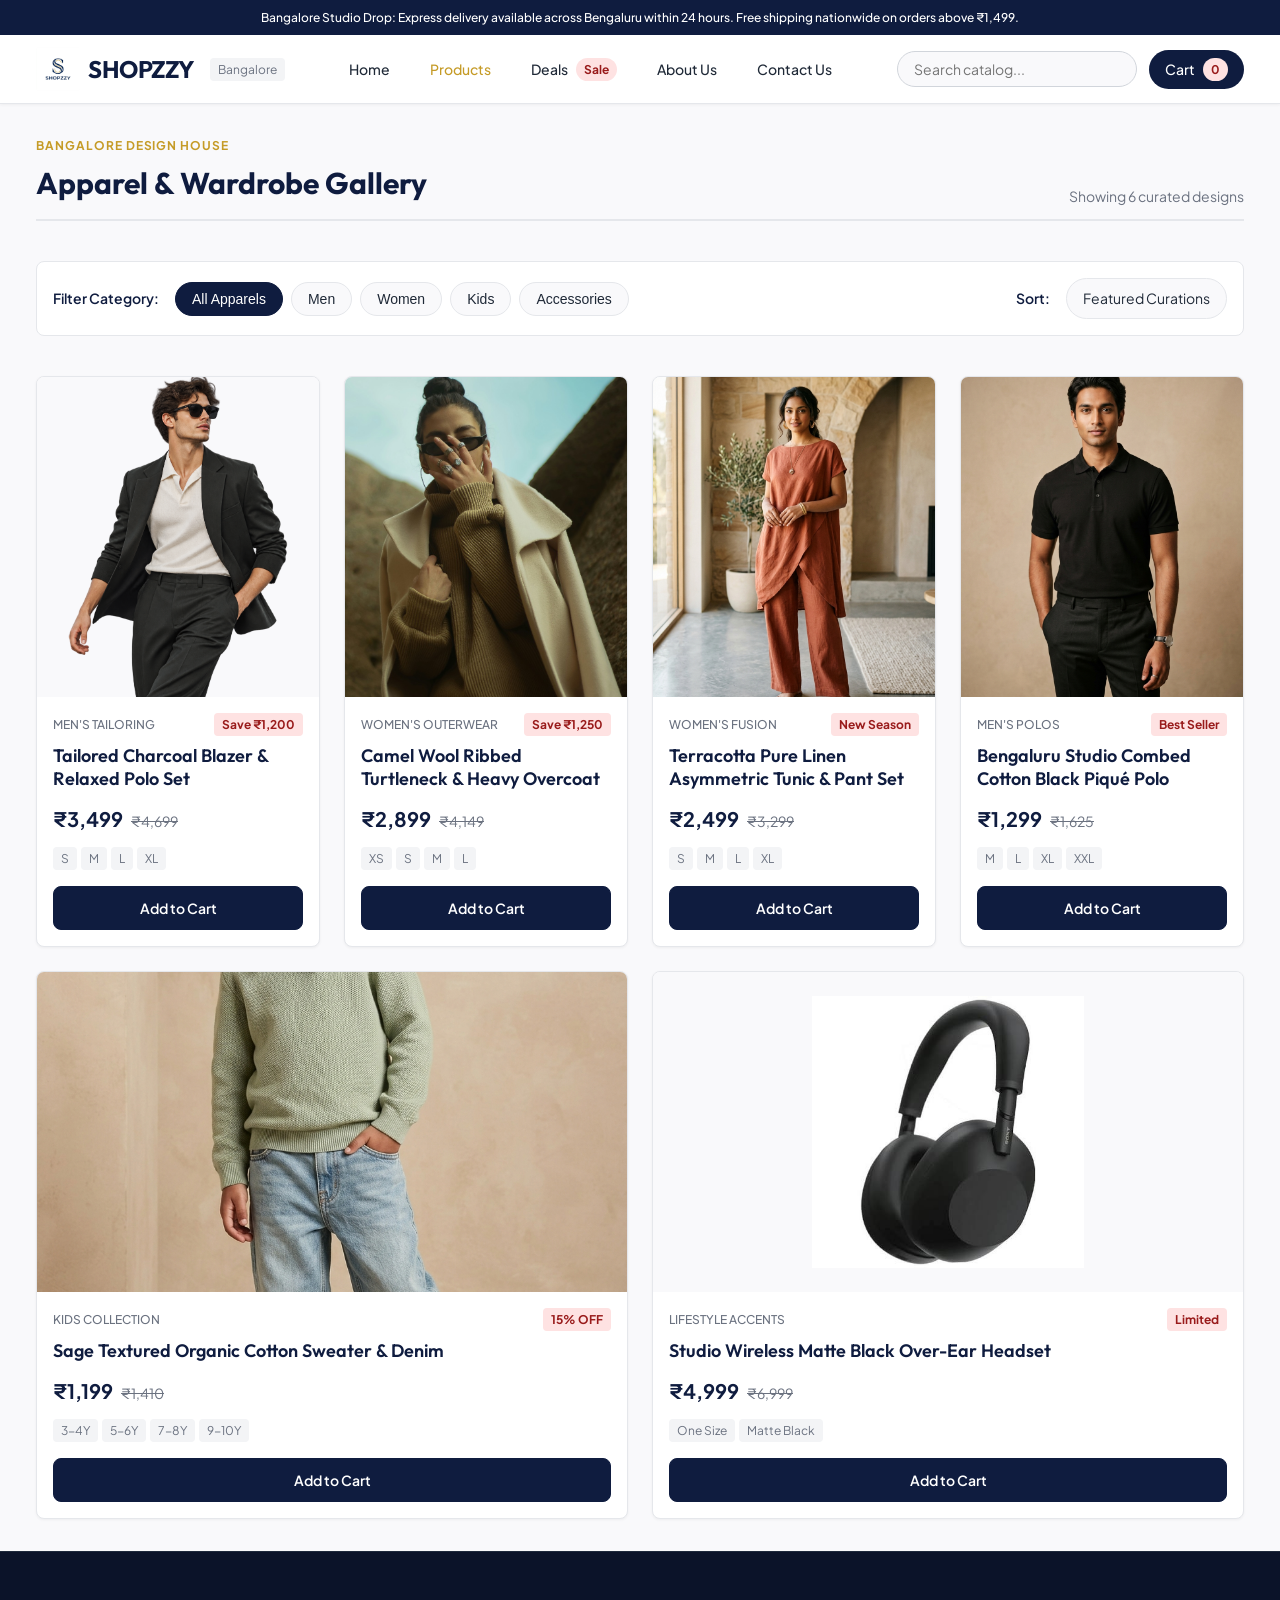
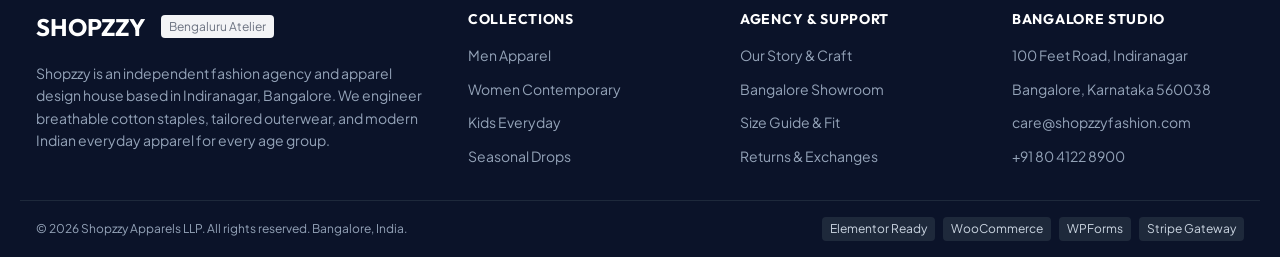
<file: products.html>
<!DOCTYPE html>
<html lang="en">
<head>
  <meta charset="UTF-8" />
  <meta name="viewport" content="width=device-width, initial-scale=1.0" />
  <title>Products Gallery & Filter | Shopzzy Bangalore</title>
  <meta name="description" content="Browse Shopzzy apparel collections across Men, Women, Kids, and Accessories. Filter by category, fit, and seasonal collections." />
  <link rel="stylesheet" href="css/style.css" />
</head>
<body>

  <!-- Reusable Standalone Header -->
  <header class="site-header">
    <div class="announcement-bar">
      <span>Bangalore Studio Drop: Express delivery available across Bengaluru within 24 hours. Free shipping nationwide on orders above ₹1,499.</span>
    </div>
    <div class="header-container">
      <a href="index.html" class="brand-link">
        <img src="assets/images/shopzzy_logo.jpg" alt="Shopzzy Brand Monogram" class="brand-logo" />
        <span class="brand-title">SHOPZZY</span>
        <span class="brand-city-badge">Bangalore</span>
      </a>

      <button class="mobile-nav-toggle" aria-label="Toggle navigation menu">
        <span>Menu</span>
      </button>

      <nav class="site-nav">
        <a href="index.html" class="nav-link">Home</a>
        <a href="products.html" class="nav-link nav-active">Products</a>
        <a href="deals.html" class="nav-link">
          <span>Deals</span>
          <span class="nav-badge">Sale</span>
        </a>
        <a href="about.html" class="nav-link">About Us</a>
        <a href="contact.html" class="nav-link">Contact Us</a>
      </nav>

      <div class="header-actions">
        <div class="search-bar-wrapper">
          <input type="text" class="search-input products-search-input" placeholder="Search catalog..." aria-label="Search catalog" />
        </div>
        <a href="products.html" class="action-pill">
          <span>Cart</span>
          <span class="nav-badge">0</span>
        </a>
      </div>
    </div>
  </header>

  <!-- Page Content: Starts below navigation, ends above footer -->
  <main class="site-main">
    <div class="page-container">

      <!-- Section Header -->
      <div class="section-header">
        <div class="section-title-group">
          <span class="section-label">Bangalore Design House</span>
          <h1 class="section-title">Apparel & Wardrobe Gallery</h1>
        </div>
        <span class="filter-summary filter-count">Showing 6 curated designs</span>
      </div>

      <!-- Live Interactive Flexbox Filter Toolbar -->
      <div class="filter-toolbar">
        <div class="filter-group">
          <span class="filter-label">Filter Category:</span>
          <button class="filter-pill filter-active" data-filter="all">All Apparels</button>
          <button class="filter-pill" data-filter="men">Men</button>
          <button class="filter-pill" data-filter="women">Women</button>
          <button class="filter-pill" data-filter="kids">Kids</button>
          <button class="filter-pill" data-filter="accessories">Accessories</button>
        </div>
        <div class="filter-group">
          <span class="filter-label">Sort:</span>
          <span class="filter-pill">Featured Curations</span>
        </div>
      </div>

      <!-- Products Grid -->
      <div class="product-grid-flex">

        <!-- Product 1: Men's Cutout Blazer & Knit (media_1788664087262.png) -->
        <article class="card-product" data-category="men">
          <div class="card-product-media">
            <img src="assets/images/media_1788664087262.png" alt="Tailored Charcoal Blazer and Knit Shirt" class="card-product-image" />
          </div>
          <div class="card-product-body">
            <div class="card-product-meta">
              <span class="product-category-name">Men's Tailoring</span>
              <span class="badge-discount">Save ₹1,200</span>
            </div>
            <h2 class="product-name">Tailored Charcoal Blazer & Relaxed Polo Set</h2>
            <div class="product-pricing">
              <span class="price-current">₹3,499</span>
              <span class="price-original">₹4,699</span>
            </div>
            <div class="product-sizes">
              <span class="size-pill">S</span>
              <span class="size-pill">M</span>
              <span class="size-pill">L</span>
              <span class="size-pill">XL</span>
            </div>
          </div>
          <div class="card-product-actions">
            <button class="button-primary" style="width: 100%;">Add to Cart</button>
          </div>
        </article>

        <!-- Product 2: Women's Camel Knitwear (media_1788664101501.jpg) -->
        <article class="card-product" data-category="women">
          <div class="card-product-media">
            <img src="assets/images/media_1788664101501.jpg" alt="Camel Wool Ribbed Turtleneck and Camel Overcoat" class="card-product-image" />
          </div>
          <div class="card-product-body">
            <div class="card-product-meta">
              <span class="product-category-name">Women's Outerwear</span>
              <span class="badge-discount">Save ₹1,250</span>
            </div>
            <h2 class="product-name">Camel Wool Ribbed Turtleneck & Heavy Overcoat</h2>
            <div class="product-pricing">
              <span class="price-current">₹2,899</span>
              <span class="price-original">₹4,149</span>
            </div>
            <div class="product-sizes">
              <span class="size-pill">XS</span>
              <span class="size-pill">S</span>
              <span class="size-pill">M</span>
              <span class="size-pill">L</span>
            </div>
          </div>
          <div class="card-product-actions">
            <button class="button-primary" style="width: 100%;">Add to Cart</button>
          </div>
        </article>

        <!-- Product 3: Women's Terracotta Fusion Linen (women_ethnic_modern.jpg) -->
        <article class="card-product" data-category="women">
          <div class="card-product-media">
            <img src="assets/images/women_ethnic_modern.jpg" alt="Terracotta Organic Linen Asymmetric Drape Co-ord" class="card-product-image" />
          </div>
          <div class="card-product-body">
            <div class="card-product-meta">
              <span class="product-category-name">Women's Fusion</span>
              <span class="badge-discount">New Season</span>
            </div>
            <h2 class="product-name">Terracotta Pure Linen Asymmetric Tunic & Pant Set</h2>
            <div class="product-pricing">
              <span class="price-current">₹2,499</span>
              <span class="price-original">₹3,299</span>
            </div>
            <div class="product-sizes">
              <span class="size-pill">S</span>
              <span class="size-pill">M</span>
              <span class="size-pill">L</span>
              <span class="size-pill">XL</span>
            </div>
          </div>
          <div class="card-product-actions">
            <button class="button-primary" style="width: 100%;">Add to Cart</button>
          </div>
        </article>

        <!-- Product 4: Men's Studio Polo (polo_male_model.jpg & media_1788664087195.jpg) -->
        <article class="card-product" data-category="men">
          <div class="card-product-media">
            <img src="assets/images/polo_male_model.jpg" alt="Bengaluru Studio Black Piqué Polo Shirt" class="card-product-image" />
          </div>
          <div class="card-product-body">
            <div class="card-product-meta">
              <span class="product-category-name">Men's Polos</span>
              <span class="badge-discount">Best Seller</span>
            </div>
            <h2 class="product-name">Bengaluru Studio Combed Cotton Black Piqué Polo</h2>
            <div class="product-pricing">
              <span class="price-current">₹1,299</span>
              <span class="price-original">₹1,625</span>
            </div>
            <div class="product-sizes">
              <span class="size-pill">M</span>
              <span class="size-pill">L</span>
              <span class="size-pill">XL</span>
              <span class="size-pill">XXL</span>
            </div>
          </div>
          <div class="card-product-actions">
            <button class="button-primary" style="width: 100%;">Add to Cart</button>
          </div>
        </article>

        <!-- Product 5: Kids Knitted Sweater & Denim (kids_apparel_model.jpg) -->
        <article class="card-product" data-category="kids">
          <div class="card-product-media">
            <img src="assets/images/kids_apparel_model.jpg" alt="Sage Textured Cotton Crewneck Sweater with Denim" class="card-product-image" />
          </div>
          <div class="card-product-body">
            <div class="card-product-meta">
              <span class="product-category-name">Kids Collection</span>
              <span class="badge-discount">15% OFF</span>
            </div>
            <h2 class="product-name">Sage Textured Organic Cotton Sweater & Denim</h2>
            <div class="product-pricing">
              <span class="price-current">₹1,199</span>
              <span class="price-original">₹1,410</span>
            </div>
            <div class="product-sizes">
              <span class="size-pill">3-4Y</span>
              <span class="size-pill">5-6Y</span>
              <span class="size-pill">7-8Y</span>
              <span class="size-pill">9-10Y</span>
            </div>
          </div>
          <div class="card-product-actions">
            <button class="button-primary" style="width: 100%;">Add to Cart</button>
          </div>
        </article>

        <!-- Product 6: Audio Lifestyle Wireless Headset (media_1788664087108.jpg) -->
        <article class="card-product" data-category="accessories">
          <div class="card-product-media">
            <img src="assets/images/media_1788664087108.jpg" alt="Matte Black Studio Over-Ear Audio Headset" class="card-product-image" style="object-fit: contain; padding: var(--spacing-lg);" />
          </div>
          <div class="card-product-body">
            <div class="card-product-meta">
              <span class="product-category-name">Lifestyle Accents</span>
              <span class="badge-discount">Limited</span>
            </div>
            <h2 class="product-name">Studio Wireless Matte Black Over-Ear Headset</h2>
            <div class="product-pricing">
              <span class="price-current">₹4,999</span>
              <span class="price-original">₹6,999</span>
            </div>
            <div class="product-sizes">
              <span class="size-pill">One Size</span>
              <span class="size-pill">Matte Black</span>
            </div>
          </div>
          <div class="card-product-actions">
            <button class="button-primary" style="width: 100%;">Add to Cart</button>
          </div>
        </article>

      </div>

    </div>
  </main>

  <!-- Reusable Standalone Footer -->
  <footer class="site-footer">
    <div class="footer-main-container">
      <div class="footer-col-brand">
        <div class="footer-brand-header">
          <span class="footer-brand-title">SHOPZZY</span>
          <span class="brand-city-badge">Bengaluru Atelier</span>
        </div>
        <p class="footer-tagline">
          Shopzzy is an independent fashion agency and apparel design house based in Indiranagar, Bangalore. We engineer breathable cotton staples, tailored outerwear, and modern Indian everyday apparel for every age group.
        </p>
      </div>

      <div class="footer-col-links">
        <h3 class="footer-col-title">Collections</h3>
        <ul class="footer-link-list">
          <li><a href="products.html" class="footer-link">Men Apparel</a></li>
          <li><a href="products.html" class="footer-link">Women Contemporary</a></li>
          <li><a href="products.html" class="footer-link">Kids Everyday</a></li>
          <li><a href="deals.html" class="footer-link">Seasonal Drops</a></li>
        </ul>
      </div>

      <div class="footer-col-links">
        <h3 class="footer-col-title">Agency & Support</h3>
        <ul class="footer-link-list">
          <li><a href="about.html" class="footer-link">Our Story & Craft</a></li>
          <li><a href="contact.html" class="footer-link">Bangalore Showroom</a></li>
          <li><a href="contact.html" class="footer-link">Size Guide & Fit</a></li>
          <li><a href="contact.html" class="footer-link">Returns & Exchanges</a></li>
        </ul>
      </div>

      <div class="footer-col-links">
        <h3 class="footer-col-title">Bangalore Studio</h3>
        <ul class="footer-link-list">
          <li><span class="footer-link">100 Feet Road, Indiranagar</span></li>
          <li><span class="footer-link">Bangalore, Karnataka 560038</span></li>
          <li><span class="footer-link">care@shopzzyfashion.com</span></li>
          <li><span class="footer-link">+91 80 4122 8900</span></li>
        </ul>
      </div>
    </div>

    <div class="footer-bottom-bar">
      <span>© 2026 Shopzzy Apparels LLP. All rights reserved. Bangalore, India.</span>
      <div class="footer-badges">
        <span class="footer-tech-badge">Elementor Ready</span>
        <span class="footer-tech-badge">WooCommerce</span>
        <span class="footer-tech-badge">WPForms</span>
        <span class="footer-tech-badge">Stripe Gateway</span>
      </div>
    </div>
  </footer>

  <script src="js/main.js"></script>
</body>
</html>
</file>
<file: css/style.css>
@import url('https://fonts.googleapis.com/css2?family=Outfit:wght@400;500;600;700&family=Plus+Jakarta+Sans:wght@400;500;600&display=swap');

:root {
  --font-heading: 'Outfit', -apple-system, BlinkMacSystemFont, sans-serif;
  --font-body: 'Plus Jakarta Sans', -apple-system, BlinkMacSystemFont, sans-serif;

  --color-brand-primary: #0f1c3f;
  --color-brand-secondary: #c59b27;
  --color-brand-accent: #c05621;
  --color-brand-light: #f7f5f0;
  --color-surface-white: #ffffff;
  --color-surface-subtle: #f9f9fb;
  --color-surface-card: #ffffff;
  --color-border-light: #e5e7eb;
  --color-border-medium: #d1d5db;
  --color-text-main: #1f2937;
  --color-text-muted: #6b7280;
  --color-text-inverted: #ffffff;
  --color-tag-bg: #f3f4f6;
  --color-badge-sale-bg: #fee2e2;
  --color-badge-sale-text: #991b1b;
  --color-badge-new-bg: #e0f2fe;
  --color-badge-new-text: #075985;
  --color-overlay-bg: rgba(15, 28, 63, 0.45);
  --color-footer-bg: #0b1329;
  --color-footer-border: #1e293b;
  --color-success-bg: #dcfce7;
  --color-success-text: #166534;

  --font-size-xs: 0.75rem;
  --font-size-sm: 0.875rem;
  --font-size-base: 1rem;
  --font-size-md: 1.125rem;
  --font-size-lg: 1.25rem;
  --font-size-xl: 1.5rem;
  --font-size-2xl: 1.875rem;
  --font-size-3xl: 2.25rem;
  --font-size-4xl: 3rem;

  --font-weight-normal: 400;
  --font-weight-medium: 500;
  --font-weight-semibold: 600;
  --font-weight-bold: 700;

  --spacing-3xs: 0.125rem;
  --spacing-2xs: 0.25rem;
  --spacing-xs: 0.5rem;
  --spacing-sm: 0.75rem;
  --spacing-md: 1rem;
  --spacing-lg: 1.5rem;
  --spacing-xl: 2rem;
  --spacing-2xl: 2.5rem;
  --spacing-3xl: 3.5rem;
  --spacing-4xl: 5rem;

  --radius-sm: 0.25rem;
  --radius-md: 0.5rem;
  --radius-lg: 0.75rem;
  --radius-pill: 9999px;

  --shadow-subtle: 0 1px 3px rgba(0, 0, 0, 0.05);
  --shadow-card: 0 4px 12px rgba(15, 28, 63, 0.08);
  --shadow-hover: 0 10px 24px rgba(15, 28, 63, 0.12);

  --container-max-width: 1240px;
}

* {
  box-sizing: border-box;
  margin: 0;
  padding: 0;
}

body {
  font-family: var(--font-body);
  font-size: var(--font-size-base);
  color: var(--color-text-main);
  background-color: var(--color-surface-subtle);
  line-height: 1.6;
  display: flex;
  flex-direction: column;
  min-height: 100vh;
}

a {
  color: inherit;
  text-decoration: none;
}

img {
  max-width: 100%;
  height: auto;
  display: block;
}

/* ==========================================================================
   HEADER COMPONENT (Sticky Navigation)
   ========================================================================== */
.site-header {
  position: -webkit-sticky;
  position: sticky;
  top: 0;
  z-index: 100;
  background-color: var(--color-surface-white);
  border-bottom: 1px solid var(--color-border-light);
  box-shadow: var(--shadow-subtle);
  display: flex;
  flex-direction: column;
  width: 100%;
}

.announcement-bar {
  background-color: var(--color-brand-primary);
  color: var(--color-text-inverted);
  font-size: var(--font-size-xs);
  padding: var(--spacing-xs) var(--spacing-md);
  display: flex;
  justify-content: center;
  align-items: center;
  font-weight: var(--font-weight-medium);
}

.header-container {
  max-width: var(--container-max-width);
  width: 100%;
  margin: 0 auto;
  padding: var(--spacing-sm) var(--spacing-md);
  display: flex;
  flex-direction: row;
  align-items: center;
  justify-content: space-between;
  gap: var(--spacing-md);
}

.brand-link {
  display: flex;
  flex-direction: row;
  align-items: center;
  gap: var(--spacing-xs);
}

.brand-logo {
  height: 44px;
  width: 44px;
  border-radius: var(--radius-sm);
  object-fit: contain;
}

.brand-title {
  font-family: var(--font-heading);
  font-size: var(--font-size-xl);
  font-weight: var(--font-weight-bold);
  color: var(--color-brand-primary);
  letter-spacing: -0.02em;
}

.brand-city-badge {
  font-size: var(--font-size-xs);
  background-color: var(--color-tag-bg);
  color: var(--color-text-muted);
  padding: var(--spacing-3xs) var(--spacing-xs);
  border-radius: var(--radius-sm);
  margin-left: var(--spacing-xs);
  font-weight: var(--font-weight-normal);
}

.site-nav {
  display: flex;
  flex-direction: row;
  align-items: center;
  gap: var(--spacing-lg);
}

.nav-link {
  font-size: var(--font-size-sm);
  font-weight: var(--font-weight-medium);
  color: var(--color-text-main);
  padding: var(--spacing-xs) var(--spacing-xs);
  transition: color 0.2s ease;
  display: flex;
  align-items: center;
  gap: var(--spacing-xs);
}

.nav-link:hover,
.nav-link.nav-active {
  color: var(--color-brand-secondary);
}

.nav-badge {
  background-color: var(--color-badge-sale-bg);
  color: var(--color-badge-sale-text);
  font-size: var(--font-size-xs);
  font-weight: var(--font-weight-bold);
  padding: var(--spacing-3xs) var(--spacing-xs);
  border-radius: var(--radius-pill);
}

.header-actions {
  display: flex;
  flex-direction: row;
  align-items: center;
  gap: var(--spacing-sm);
}

.search-bar-wrapper {
  display: flex;
  flex-direction: row;
  align-items: center;
  background-color: var(--color-surface-subtle);
  border: 1px solid var(--color-border-medium);
  border-radius: var(--radius-pill);
  padding: var(--spacing-xs) var(--spacing-md);
  width: 240px;
}

.search-input {
  border: none;
  background: transparent;
  outline: none;
  font-family: var(--font-body);
  font-size: var(--font-size-sm);
  color: var(--color-text-main);
  width: 100%;
}

.action-pill {
  display: flex;
  flex-direction: row;
  align-items: center;
  gap: var(--spacing-xs);
  padding: var(--spacing-xs) var(--spacing-md);
  border-radius: var(--radius-pill);
  background-color: var(--color-brand-primary);
  color: var(--color-text-inverted);
  font-size: var(--font-size-sm);
  font-weight: var(--font-weight-medium);
}

.mobile-nav-toggle {
  display: none;
  background: transparent;
  border: 1px solid var(--color-border-medium);
  border-radius: var(--radius-sm);
  padding: var(--spacing-xs) var(--spacing-sm);
  font-size: var(--font-size-sm);
  cursor: pointer;
}

/* ==========================================================================
   PAGE CONTAINER LAYOUT (Content starts below nav, ends above footer)
   ========================================================================== */
.site-main {
  flex: 1 0 auto;
  display: flex;
  flex-direction: column;
  width: 100%;
}

.page-container {
  max-width: var(--container-max-width);
  width: 100%;
  margin: 0 auto;
  padding: var(--spacing-xl) var(--spacing-md);
  display: flex;
  flex-direction: column;
  gap: var(--spacing-2xl);
}

/* ==========================================================================
   HERO BANNER & SECTIONS
   ========================================================================== */
.hero-editorial {
  display: flex;
  flex-direction: row;
  align-items: center;
  background-color: var(--color-brand-light);
  border-radius: var(--radius-lg);
  overflow: hidden;
  box-shadow: var(--shadow-card);
}

.hero-content {
  flex: 1 1 50%;
  padding: var(--spacing-3xl);
  display: flex;
  flex-direction: column;
  align-items: flex-start;
  gap: var(--spacing-md);
}

.hero-tag {
  background-color: var(--color-brand-primary);
  color: var(--color-text-inverted);
  font-size: var(--font-size-xs);
  font-weight: var(--font-weight-bold);
  padding: var(--spacing-2xs) var(--spacing-sm);
  border-radius: var(--radius-sm);
  letter-spacing: 0.05em;
  text-transform: uppercase;
}

.hero-title {
  font-family: var(--font-heading);
  font-size: var(--font-size-3xl);
  font-weight: var(--font-weight-bold);
  color: var(--color-brand-primary);
  line-height: 1.2;
}

.hero-accent-word {
  color: var(--color-brand-secondary);
}

.hero-description {
  font-size: var(--font-size-md);
  color: var(--color-text-muted);
  max-width: 480px;
}

.hero-actions {
  display: flex;
  flex-direction: row;
  gap: var(--spacing-md);
  margin-top: var(--spacing-xs);
}

.hero-image-wrapper {
  flex: 1 1 50%;
  display: flex;
  align-items: stretch;
  justify-content: center;
}

.hero-image {
  width: 100%;
  height: 100%;
  object-fit: cover;
  min-height: 380px;
}

/* ==========================================================================
   BUTTON STYLES
   ========================================================================== */
.button-primary {
  display: flex;
  flex-direction: row;
  align-items: center;
  justify-content: center;
  background-color: var(--color-brand-primary);
  color: var(--color-text-inverted);
  font-family: var(--font-body);
  font-size: var(--font-size-sm);
  font-weight: var(--font-weight-semibold);
  padding: var(--spacing-sm) var(--spacing-xl);
  border-radius: var(--radius-md);
  border: 1px solid var(--color-brand-primary);
  cursor: pointer;
  transition: all 0.2s ease;
}

.button-primary:hover {
  background-color: #172754;
  border-color: #172754;
}

.button-secondary {
  display: flex;
  flex-direction: row;
  align-items: center;
  justify-content: center;
  background-color: transparent;
  color: var(--color-brand-primary);
  font-family: var(--font-body);
  font-size: var(--font-size-sm);
  font-weight: var(--font-weight-semibold);
  padding: var(--spacing-sm) var(--spacing-xl);
  border-radius: var(--radius-md);
  border: 1px solid var(--color-border-medium);
  cursor: pointer;
  transition: all 0.2s ease;
}

.button-secondary:hover {
  background-color: var(--color-tag-bg);
  border-color: var(--color-brand-primary);
}

.button-deal {
  display: flex;
  flex-direction: row;
  align-items: center;
  justify-content: center;
  background-color: var(--color-brand-accent);
  color: var(--color-text-inverted);
  font-family: var(--font-body);
  font-size: var(--font-size-sm);
  font-weight: var(--font-weight-bold);
  padding: var(--spacing-sm) var(--spacing-xl);
  border-radius: var(--radius-md);
  border: none;
  cursor: pointer;
}

/* ==========================================================================
   SECTION HEADERS
   ========================================================================== */
.section-header {
  display: flex;
  flex-direction: row;
  justify-content: space-between;
  align-items: flex-end;
  border-bottom: 2px solid var(--color-border-light);
  padding-bottom: var(--spacing-sm);
}

.section-title-group {
  display: flex;
  flex-direction: column;
  gap: var(--spacing-2xs);
}

.section-label {
  font-size: var(--font-size-xs);
  text-transform: uppercase;
  letter-spacing: 0.08em;
  color: var(--color-brand-secondary);
  font-weight: var(--font-weight-bold);
}

.section-title {
  font-family: var(--font-heading);
  font-size: var(--font-size-2xl);
  font-weight: var(--font-weight-bold);
  color: var(--color-brand-primary);
}

.section-link {
  font-size: var(--font-size-sm);
  font-weight: var(--font-weight-semibold);
  color: var(--color-brand-primary);
  display: flex;
  flex-direction: row;
  align-items: center;
  gap: var(--spacing-xs);
}

/* ==========================================================================
   CATEGORY HIGHLIGHT CARDS
   ========================================================================== */
.category-strip {
  display: flex;
  flex-direction: row;
  flex-wrap: wrap;
  gap: var(--spacing-md);
}

.card-category {
  flex: 1 1 calc(25% - var(--spacing-md));
  min-width: 220px;
  background-color: var(--color-surface-white);
  border: 1px solid var(--color-border-light);
  border-radius: var(--radius-md);
  padding: var(--spacing-lg);
  display: flex;
  flex-direction: column;
  gap: var(--spacing-sm);
  box-shadow: var(--shadow-subtle);
  transition: transform 0.2s ease, box-shadow 0.2s ease;
}

.card-category:hover {
  transform: translateY(-4px);
  box-shadow: var(--shadow-card);
}

.card-category-tag {
  font-size: var(--font-size-xs);
  color: var(--color-brand-secondary);
  font-weight: var(--font-weight-bold);
}

.card-category-title {
  font-family: var(--font-heading);
  font-size: var(--font-size-lg);
  font-weight: var(--font-weight-bold);
  color: var(--color-brand-primary);
}

.card-category-desc {
  font-size: var(--font-size-sm);
  color: var(--color-text-muted);
}

/* ==========================================================================
   PRODUCT SHOWCASE & CARDS
   ========================================================================== */
.product-grid-flex {
  display: flex;
  flex-direction: row;
  flex-wrap: wrap;
  gap: var(--spacing-lg);
}

.card-product {
  flex: 1 1 calc(25% - var(--spacing-lg));
  min-width: 260px;
  background-color: var(--color-surface-white);
  border: 1px solid var(--color-border-light);
  border-radius: var(--radius-md);
  overflow: hidden;
  display: flex;
  flex-direction: column;
  box-shadow: var(--shadow-subtle);
  transition: transform 0.2s ease, box-shadow 0.2s ease;
}

.card-product:hover {
  transform: translateY(-4px);
  box-shadow: var(--shadow-hover);
}

.card-product-media {
  display: flex;
  justify-content: center;
  align-items: center;
  background-color: var(--color-surface-subtle);
  height: 320px;
  overflow: hidden;
}

.card-product-image {
  width: 100%;
  height: 100%;
  object-fit: cover;
  transition: transform 0.3s ease;
}

.card-product:hover .card-product-image {
  transform: scale(1.03);
}

.card-product-body {
  padding: var(--spacing-md);
  display: flex;
  flex-direction: column;
  gap: var(--spacing-xs);
  flex-grow: 1;
}

.card-product-meta {
  display: flex;
  flex-direction: row;
  justify-content: space-between;
  align-items: center;
}

.product-category-name {
  font-size: var(--font-size-xs);
  color: var(--color-text-muted);
  text-transform: uppercase;
  font-weight: var(--font-weight-medium);
}

.badge-discount {
  background-color: var(--color-badge-sale-bg);
  color: var(--color-badge-sale-text);
  font-size: var(--font-size-xs);
  font-weight: var(--font-weight-bold);
  padding: var(--spacing-3xs) var(--spacing-xs);
  border-radius: var(--radius-sm);
}

.product-name {
  font-family: var(--font-heading);
  font-size: var(--font-size-md);
  font-weight: var(--font-weight-semibold);
  color: var(--color-brand-primary);
  line-height: 1.3;
}

.product-pricing {
  display: flex;
  flex-direction: row;
  align-items: baseline;
  gap: var(--spacing-xs);
  margin-top: var(--spacing-2xs);
}

.price-current {
  font-size: var(--font-size-lg);
  font-weight: var(--font-weight-bold);
  color: var(--color-brand-primary);
}

.price-original {
  font-size: var(--font-size-sm);
  color: var(--color-text-muted);
  text-decoration: line-through;
}

.product-sizes {
  display: flex;
  flex-direction: row;
  gap: var(--spacing-2xs);
  margin-top: var(--spacing-2xs);
}

.size-pill {
  font-size: var(--font-size-xs);
  padding: var(--spacing-3xs) var(--spacing-xs);
  background-color: var(--color-tag-bg);
  color: var(--color-text-muted);
  border-radius: var(--radius-sm);
}

.card-product-actions {
  padding: 0 var(--spacing-md) var(--spacing-md) var(--spacing-md);
  display: flex;
  flex-direction: row;
  gap: var(--spacing-xs);
}

/* ==========================================================================
   FILTER BAR (PRODUCTS PAGE)
   ========================================================================== */
.filter-toolbar {
  background-color: var(--color-surface-white);
  border: 1px solid var(--color-border-light);
  border-radius: var(--radius-md);
  padding: var(--spacing-md);
  display: flex;
  flex-direction: row;
  flex-wrap: wrap;
  align-items: center;
  justify-content: space-between;
  gap: var(--spacing-md);
}

.filter-group {
  display: flex;
  flex-direction: row;
  flex-wrap: wrap;
  align-items: center;
  gap: var(--spacing-xs);
}

.filter-label {
  font-size: var(--font-size-sm);
  font-weight: var(--font-weight-semibold);
  color: var(--color-brand-primary);
  margin-right: var(--spacing-xs);
}

.filter-pill {
  background-color: var(--color-surface-subtle);
  border: 1px solid var(--color-border-light);
  color: var(--color-text-main);
  font-size: var(--font-size-sm);
  padding: var(--spacing-xs) var(--spacing-md);
  border-radius: var(--radius-pill);
  cursor: pointer;
  transition: all 0.2s ease;
}

.filter-pill.filter-active,
.filter-pill:hover {
  background-color: var(--color-brand-primary);
  color: var(--color-text-inverted);
  border-color: var(--color-brand-primary);
}

.filter-summary {
  font-size: var(--font-size-sm);
  color: var(--color-text-muted);
}

/* ==========================================================================
   DEALS PAGE SPECIALS
   ========================================================================== */
.deal-hero-card {
  background-color: var(--color-brand-primary);
  color: var(--color-text-inverted);
  border-radius: var(--radius-lg);
  padding: var(--spacing-2xl);
  display: flex;
  flex-direction: row;
  align-items: center;
  justify-content: space-between;
  gap: var(--spacing-xl);
}

.deal-hero-text {
  display: flex;
  flex-direction: column;
  gap: var(--spacing-sm);
  max-width: 600px;
}

.deal-badge-pill {
  background-color: var(--color-brand-secondary);
  color: var(--color-brand-primary);
  font-size: var(--font-size-xs);
  font-weight: var(--font-weight-bold);
  padding: var(--spacing-2xs) var(--spacing-sm);
  border-radius: var(--radius-pill);
  align-self: flex-start;
}

.deal-hero-title {
  font-family: var(--font-heading);
  font-size: var(--font-size-3xl);
  font-weight: var(--font-weight-bold);
}

.deal-timer-strip {
  display: flex;
  flex-direction: row;
  gap: var(--spacing-sm);
  margin-top: var(--spacing-xs);
}

.timer-box {
  background-color: rgba(255, 255, 255, 0.12);
  border-radius: var(--radius-md);
  padding: var(--spacing-xs) var(--spacing-md);
  display: flex;
  flex-direction: column;
  align-items: center;
}

.timer-box-num {
  font-size: var(--font-size-xl);
  font-weight: var(--font-weight-bold);
  color: var(--color-brand-secondary);
}

.timer-box-label {
  font-size: var(--font-size-xs);
  color: var(--color-text-inverted);
}

/* ==========================================================================
   ABOUT US & AGENCY STORY
   ========================================================================== */
.story-block {
  display: flex;
  flex-direction: row;
  align-items: center;
  gap: var(--spacing-2xl);
  background-color: var(--color-surface-white);
  border-radius: var(--radius-lg);
  border: 1px solid var(--color-border-light);
  padding: var(--spacing-2xl);
}

.story-content {
  flex: 1 1 50%;
  display: flex;
  flex-direction: column;
  gap: var(--spacing-md);
}

.story-title {
  font-family: var(--font-heading);
  font-size: var(--font-size-2xl);
  font-weight: var(--font-weight-bold);
  color: var(--color-brand-primary);
}

.story-text {
  font-size: var(--font-size-base);
  color: var(--color-text-main);
  line-height: 1.7;
}

.story-image-wrap {
  flex: 1 1 50%;
  display: flex;
  border-radius: var(--radius-md);
  overflow: hidden;
}

.story-image {
  width: 100%;
  height: 380px;
  object-fit: cover;
}

.stats-bar {
  display: flex;
  flex-direction: row;
  flex-wrap: wrap;
  gap: var(--spacing-md);
}

.stat-card {
  flex: 1 1 calc(25% - var(--spacing-md));
  min-width: 200px;
  background-color: var(--color-surface-white);
  border: 1px solid var(--color-border-light);
  border-radius: var(--radius-md);
  padding: var(--spacing-lg);
  display: flex;
  flex-direction: column;
  align-items: center;
  text-align: center;
  gap: var(--spacing-2xs);
}

.stat-number {
  font-family: var(--font-heading);
  font-size: var(--font-size-3xl);
  font-weight: var(--font-weight-bold);
  color: var(--color-brand-primary);
}

.stat-label {
  font-size: var(--font-size-sm);
  color: var(--color-text-muted);
}

/* ==========================================================================
   CONTACT FORM & INFO (Clearly labeled visual mockup)
   ========================================================================== */
.contact-layout {
  display: flex;
  flex-direction: row;
  gap: var(--spacing-2xl);
}

.contact-info-panel {
  flex: 1 1 40%;
  background-color: var(--color-brand-primary);
  color: var(--color-text-inverted);
  border-radius: var(--radius-lg);
  padding: var(--spacing-2xl);
  display: flex;
  flex-direction: column;
  gap: var(--spacing-lg);
}

.contact-info-title {
  font-family: var(--font-heading);
  font-size: var(--font-size-2xl);
  font-weight: var(--font-weight-bold);
}

.contact-detail-row {
  display: flex;
  flex-direction: column;
  gap: var(--spacing-2xs);
}

.contact-detail-label {
  font-size: var(--font-size-xs);
  text-transform: uppercase;
  letter-spacing: 0.05em;
  color: var(--color-brand-secondary);
  font-weight: var(--font-weight-bold);
}

.contact-detail-value {
  font-size: var(--font-size-base);
}

.contact-form-card {
  flex: 1 1 60%;
  background-color: var(--color-surface-white);
  border: 1px solid var(--color-border-light);
  border-radius: var(--radius-lg);
  padding: var(--spacing-2xl);
  display: flex;
  flex-direction: column;
  gap: var(--spacing-md);
  box-shadow: var(--shadow-subtle);
}

.mockup-badge-bar {
  display: flex;
  flex-direction: row;
  align-items: center;
  gap: var(--spacing-xs);
  background-color: var(--color-brand-light);
  border: 1px dashed var(--color-brand-secondary);
  padding: var(--spacing-xs) var(--spacing-md);
  border-radius: var(--radius-sm);
}

.mockup-badge-tag {
  background-color: var(--color-brand-secondary);
  color: var(--color-brand-primary);
  font-size: var(--font-size-xs);
  font-weight: var(--font-weight-bold);
  padding: var(--spacing-3xs) var(--spacing-xs);
  border-radius: var(--radius-sm);
}

.mockup-badge-text {
  font-size: var(--font-size-xs);
  color: var(--color-text-main);
}

.form-group-flex {
  display: flex;
  flex-direction: column;
  gap: var(--spacing-2xs);
}

.form-label {
  font-size: var(--font-size-sm);
  font-weight: var(--font-weight-semibold);
  color: var(--color-text-main);
}

.form-input {
  width: 100%;
  padding: var(--spacing-sm) var(--spacing-md);
  font-family: var(--font-body);
  font-size: var(--font-size-sm);
  border: 1px solid var(--color-border-medium);
  border-radius: var(--radius-md);
  outline: none;
  background-color: var(--color-surface-subtle);
}

.form-textarea {
  width: 100%;
  padding: var(--spacing-sm) var(--spacing-md);
  font-family: var(--font-body);
  font-size: var(--font-size-sm);
  border: 1px solid var(--color-border-medium);
  border-radius: var(--radius-md);
  outline: none;
  background-color: var(--color-surface-subtle);
  min-height: 120px;
  resize: vertical;
}

/* ==========================================================================
   PERKS STRIP
   ========================================================================== */
.perks-strip {
  display: flex;
  flex-direction: row;
  flex-wrap: wrap;
  gap: var(--spacing-md);
  background-color: var(--color-surface-white);
  border: 1px solid var(--color-border-light);
  border-radius: var(--radius-lg);
  padding: var(--spacing-xl);
}

.perk-item {
  flex: 1 1 calc(25% - var(--spacing-md));
  min-width: 220px;
  display: flex;
  flex-direction: column;
  gap: var(--spacing-2xs);
}

.perk-marker {
  font-family: var(--font-heading);
  font-size: var(--font-size-xl);
  font-weight: var(--font-weight-bold);
  color: var(--color-brand-secondary);
}

.perk-title {
  font-size: var(--font-size-base);
  font-weight: var(--font-weight-bold);
  color: var(--color-brand-primary);
}

.perk-desc {
  font-size: var(--font-size-sm);
  color: var(--color-text-muted);
}

/* ==========================================================================
   FOOTER COMPONENT (Standalone)
   ========================================================================== */
.site-footer {
  background-color: var(--color-footer-bg);
  color: #94a3b8;
  border-top: 1px solid var(--color-footer-border);
  display: flex;
  flex-direction: column;
  width: 100%;
  margin-top: auto;
}

.footer-main-container {
  max-width: var(--container-max-width);
  width: 100%;
  margin: 0 auto;
  padding: var(--spacing-3xl) var(--spacing-md) var(--spacing-xl) var(--spacing-md);
  display: flex;
  flex-direction: row;
  flex-wrap: wrap;
  gap: var(--spacing-2xl);
  justify-content: space-between;
}

.footer-col-brand {
  flex: 1 1 320px;
  display: flex;
  flex-direction: column;
  gap: var(--spacing-md);
}

.footer-brand-header {
  display: flex;
  flex-direction: row;
  align-items: center;
  gap: var(--spacing-xs);
}

.footer-brand-title {
  font-family: var(--font-heading);
  font-size: var(--font-size-xl);
  font-weight: var(--font-weight-bold);
  color: var(--color-text-inverted);
}

.footer-tagline {
  font-size: var(--font-size-sm);
  color: #94a3b8;
  line-height: 1.6;
}

.footer-col-links {
  flex: 1 1 160px;
  display: flex;
  flex-direction: column;
  gap: var(--spacing-sm);
}

.footer-col-title {
  font-family: var(--font-heading);
  font-size: var(--font-size-sm);
  font-weight: var(--font-weight-bold);
  color: var(--color-text-inverted);
  text-transform: uppercase;
  letter-spacing: 0.05em;
}

.footer-link-list {
  display: flex;
  flex-direction: column;
  gap: var(--spacing-xs);
  list-style: none;
}

.footer-link {
  font-size: var(--font-size-sm);
  color: #94a3b8;
  transition: color 0.2s ease;
}

.footer-link:hover {
  color: var(--color-brand-secondary);
}

.footer-bottom-bar {
  border-top: 1px solid var(--color-footer-border);
  padding: var(--spacing-md);
  display: flex;
  flex-direction: row;
  justify-content: space-between;
  align-items: center;
  max-width: var(--container-max-width);
  width: 100%;
  margin: 0 auto;
  font-size: var(--font-size-xs);
}

.footer-badges {
  display: flex;
  flex-direction: row;
  gap: var(--spacing-xs);
}

.footer-tech-badge {
  background-color: var(--color-footer-border);
  color: #cbd5e1;
  padding: var(--spacing-3xs) var(--spacing-xs);
  border-radius: var(--radius-sm);
}

/* ==========================================================================
   DELIBERATE RESPONSIVE LAYOUTS (Desktop, Tablet, Mobile)
   ========================================================================== */

/* Tablet (max-width: 1024px) */
@media (max-width: 1024px) {
  .header-container {
    padding: var(--spacing-sm) var(--spacing-md);
    flex-wrap: wrap;
  }

  .site-nav {
    gap: var(--spacing-sm);
  }

  .brand-city-badge {
    display: none;
  }

  .search-bar-wrapper {
    width: 160px;
  }

  .hero-editorial {
    flex-direction: column;
  }

  .hero-content {
    flex: 1 1 100%;
    padding: var(--spacing-2xl);
  }

  .hero-image-wrapper {
    flex: 1 1 100%;
    width: 100%;
  }

  .hero-image {
    max-height: 400px;
    width: 100%;
  }

  .card-product {
    flex: 1 1 calc(50% - var(--spacing-lg));
  }

  .card-category {
    flex: 1 1 calc(50% - var(--spacing-md));
  }

  .story-block {
    flex-direction: column;
    padding: var(--spacing-xl);
  }

  .story-content,
  .story-image-wrap {
    flex: 1 1 100%;
  }

  .contact-layout {
    flex-direction: column;
  }

  .perk-item {
    flex: 1 1 calc(50% - var(--spacing-md));
  }
}

/* Mobile (max-width: 640px) */
@media (max-width: 640px) {
  .announcement-bar {
    text-align: center;
    font-size: var(--font-size-xs);
  }

  .header-container {
    flex-wrap: wrap;
    gap: var(--spacing-xs);
  }

  .mobile-nav-toggle {
    display: flex;
  }

  .site-nav {
    display: none;
    width: 100%;
    flex-direction: column;
    gap: var(--spacing-xs);
    padding: var(--spacing-sm) 0;
    border-top: 1px solid var(--color-border-light);
  }

  .site-nav.mobile-open {
    display: flex;
  }

  .search-bar-wrapper {
    width: 100%;
    order: 3;
    margin-top: var(--spacing-2xs);
  }

  .hero-content {
    padding: var(--spacing-lg);
  }

  .hero-title {
    font-size: var(--font-size-2xl);
  }

  .hero-actions {
    flex-direction: column;
    width: 100%;
  }

  .button-primary,
  .button-secondary,
  .button-deal {
    width: 100%;
  }

  .section-header {
    flex-direction: column;
    align-items: flex-start;
    gap: var(--spacing-xs);
  }

  .card-product {
    flex: 1 1 100%;
    min-width: 100%;
  }

  .card-category {
    flex: 1 1 100%;
    min-width: 100%;
  }

  .filter-toolbar {
    flex-direction: column;
    align-items: flex-start;
  }

  .deal-hero-card {
    flex-direction: column;
    padding: var(--spacing-lg);
  }

  .deal-timer-strip {
    flex-wrap: wrap;
  }

  .perk-item {
    flex: 1 1 100%;
  }

  .stat-card {
    flex: 1 1 100%;
  }

  .footer-main-container {
    flex-direction: column;
    gap: var(--spacing-xl);
  }

  .footer-bottom-bar {
    flex-direction: column;
    gap: var(--spacing-xs);
    text-align: center;
  }
}
</file>
